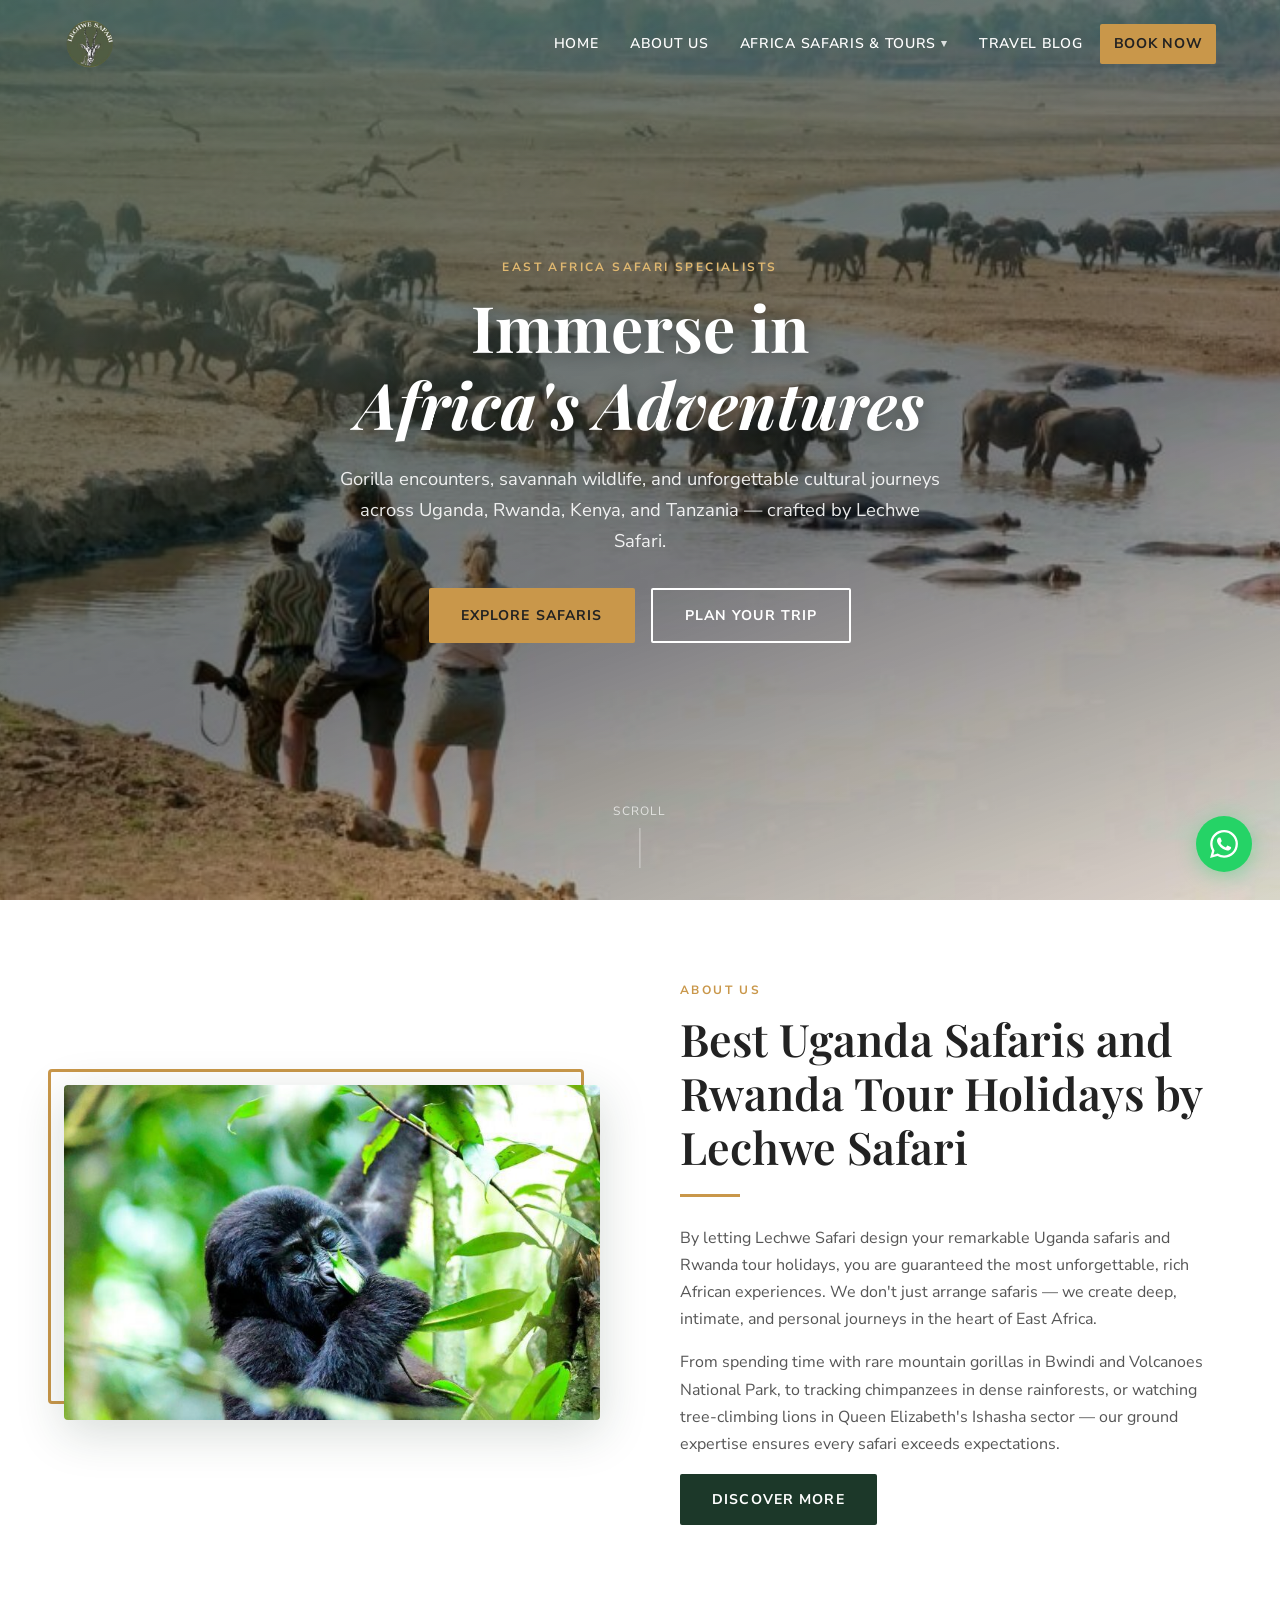
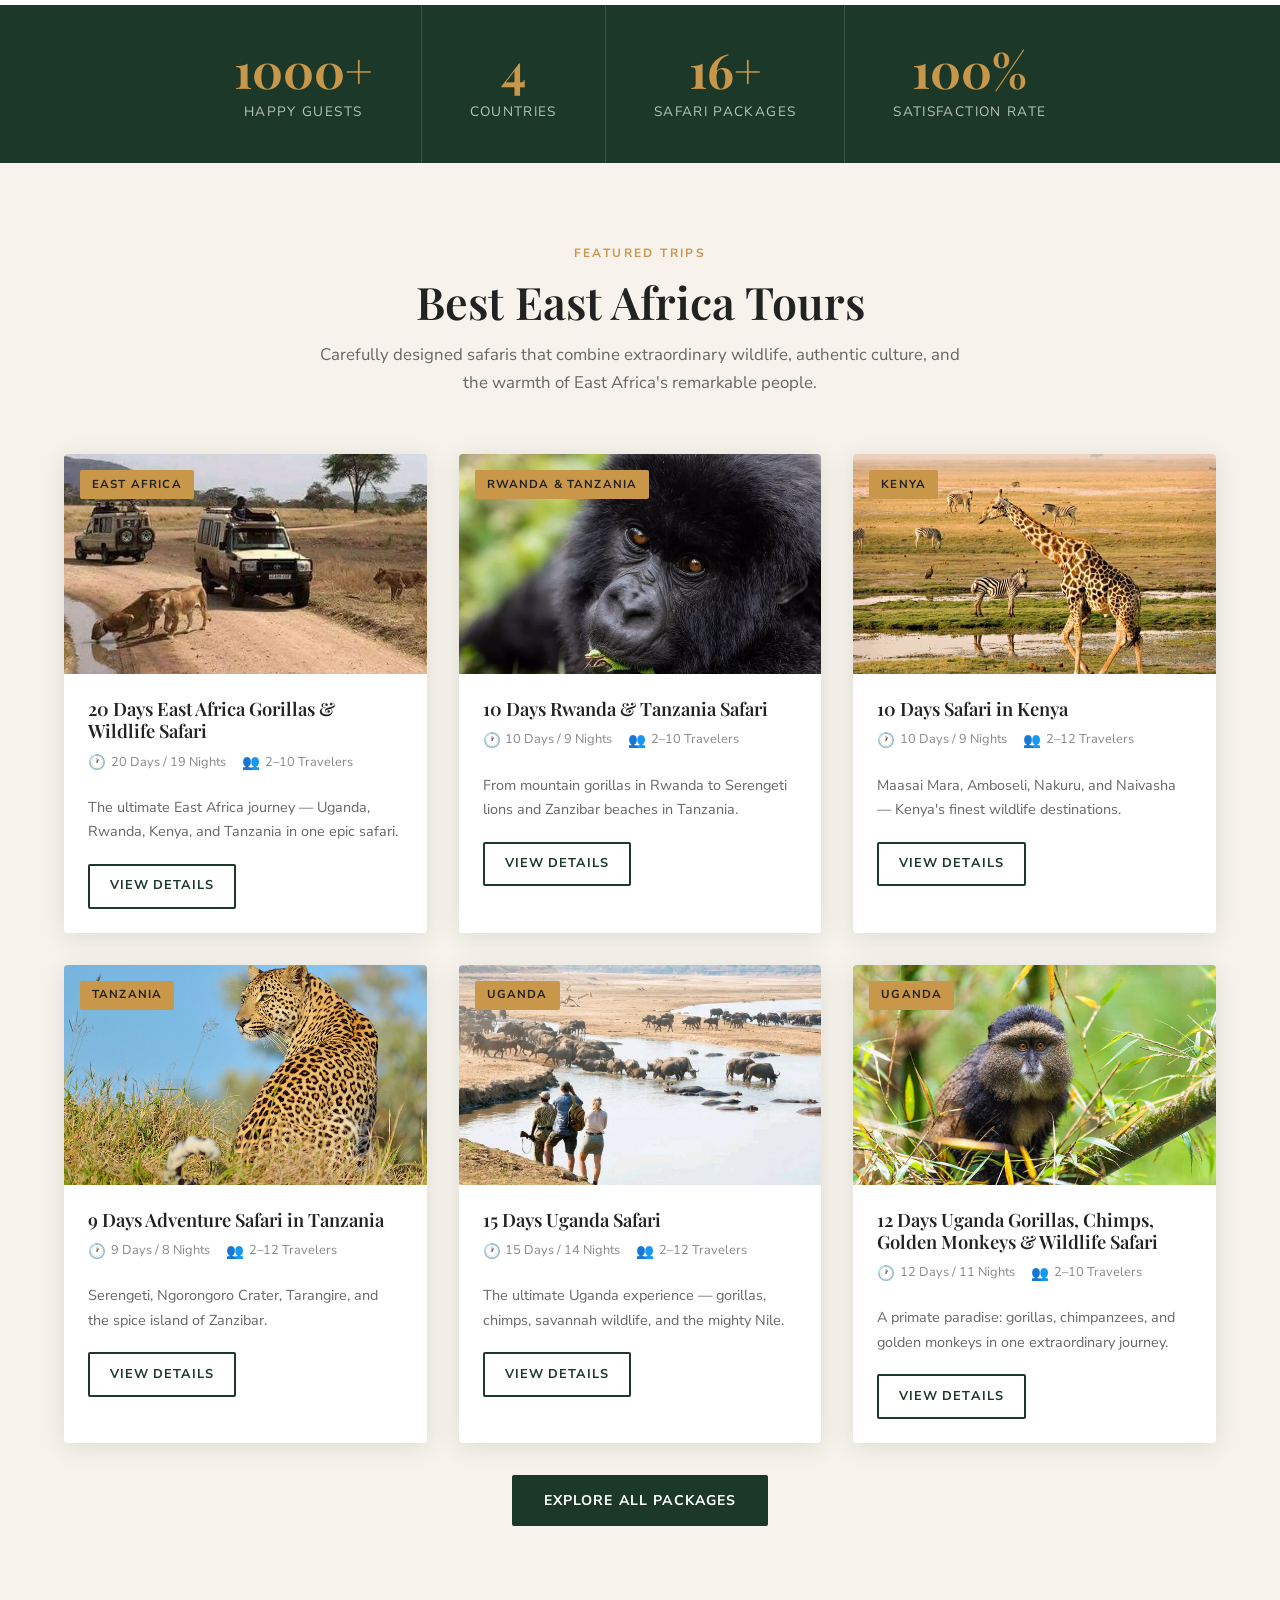
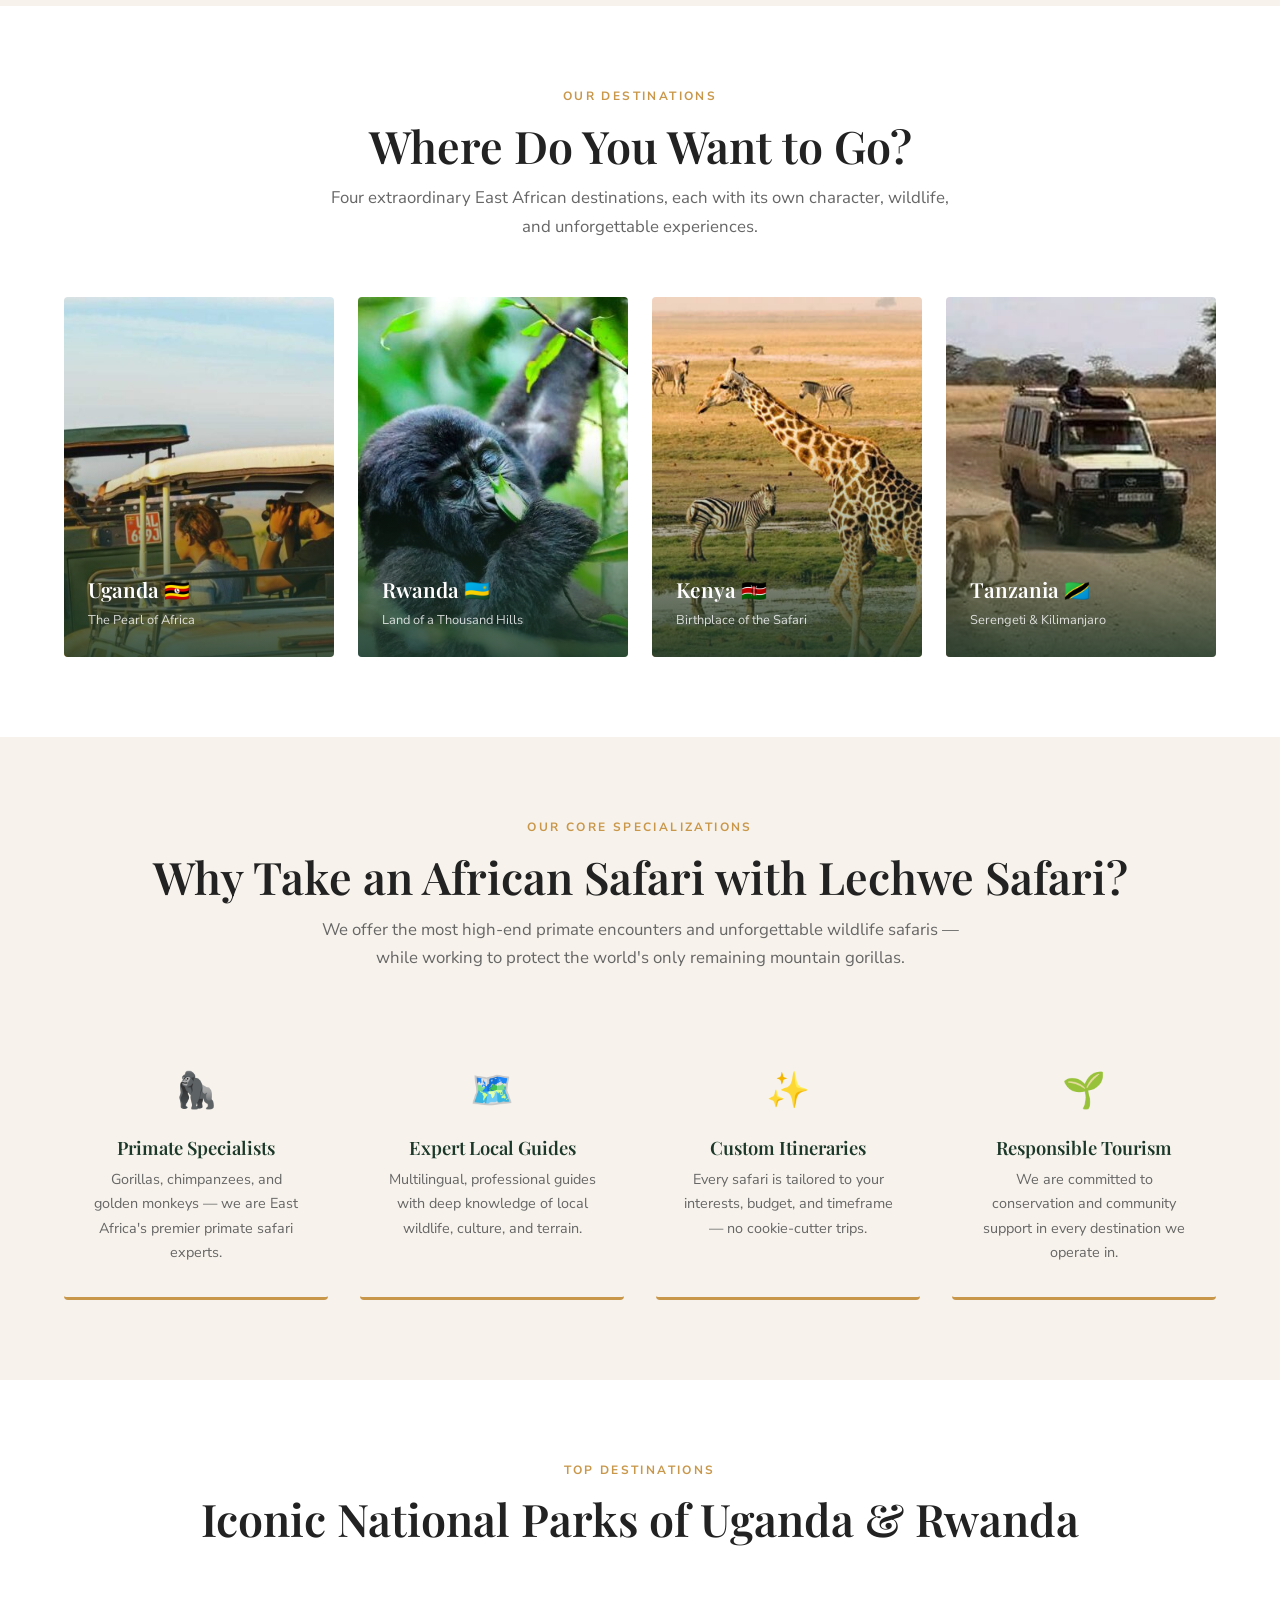
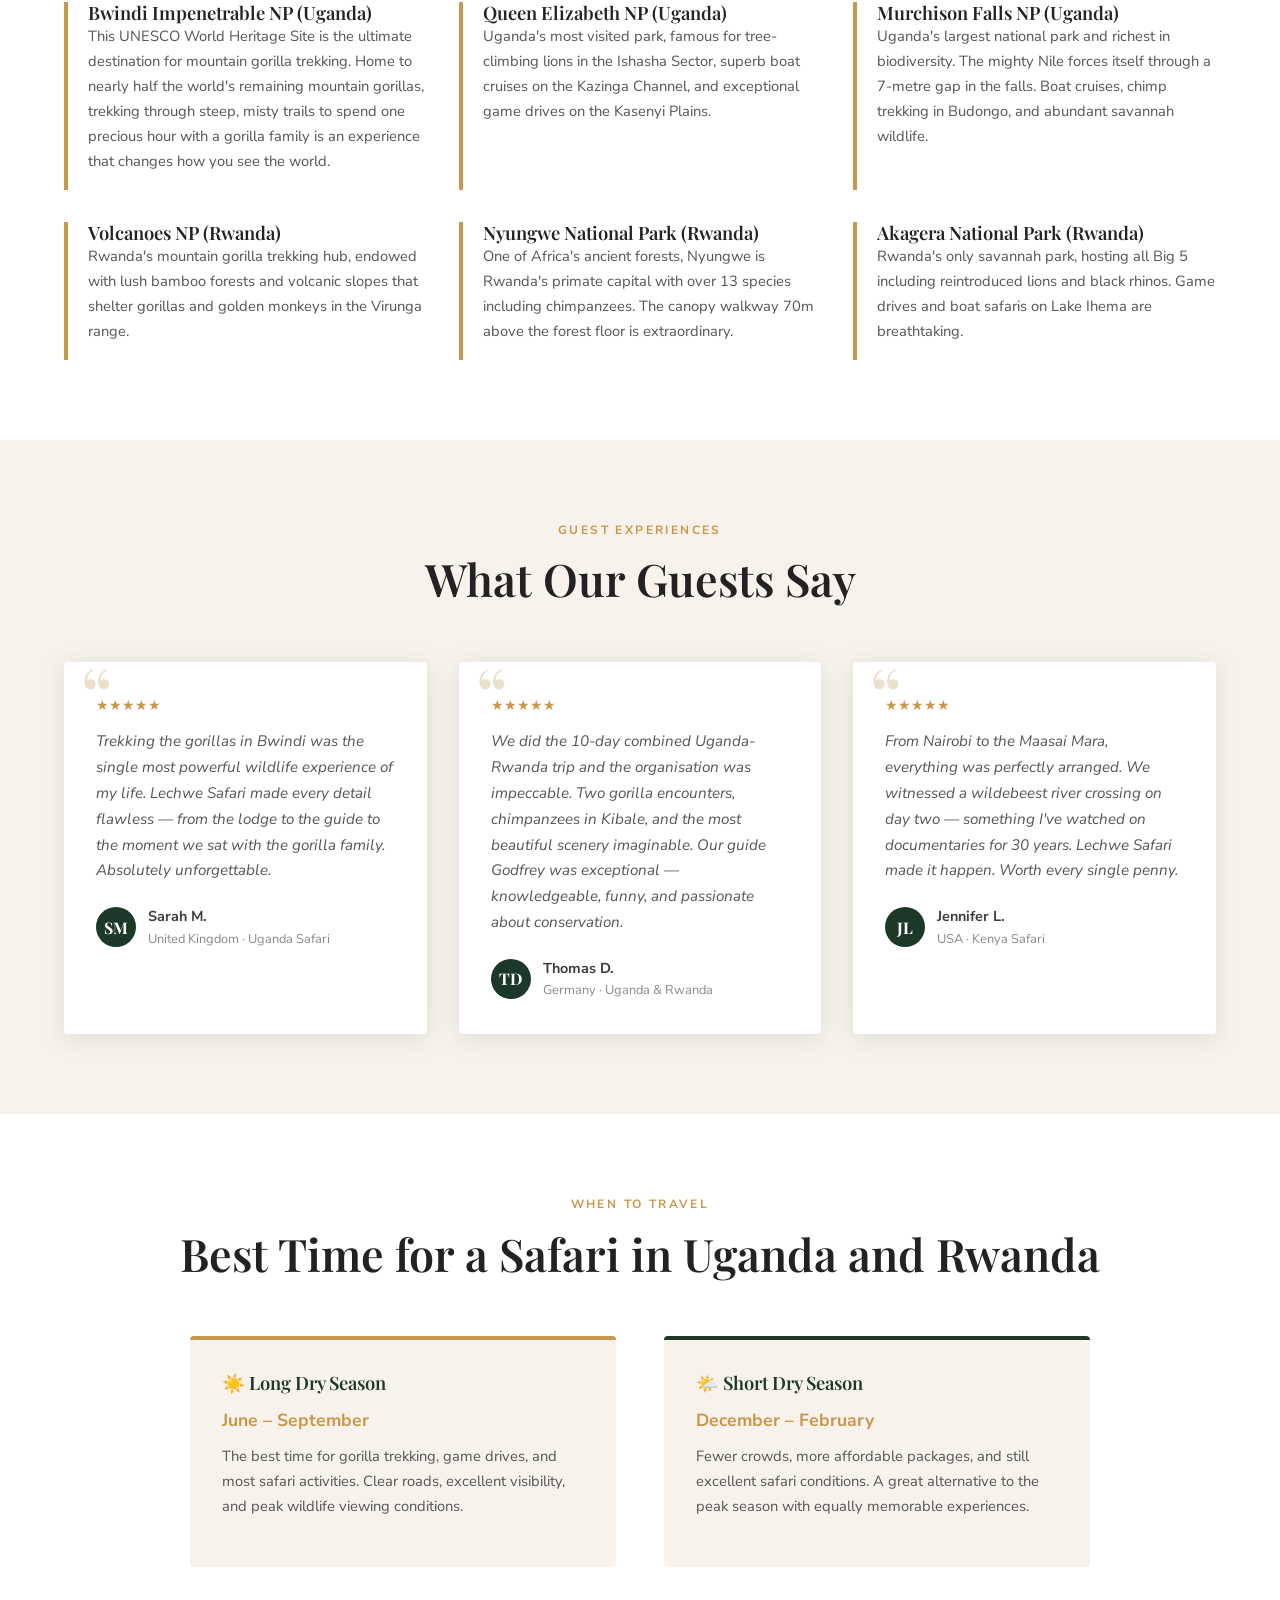
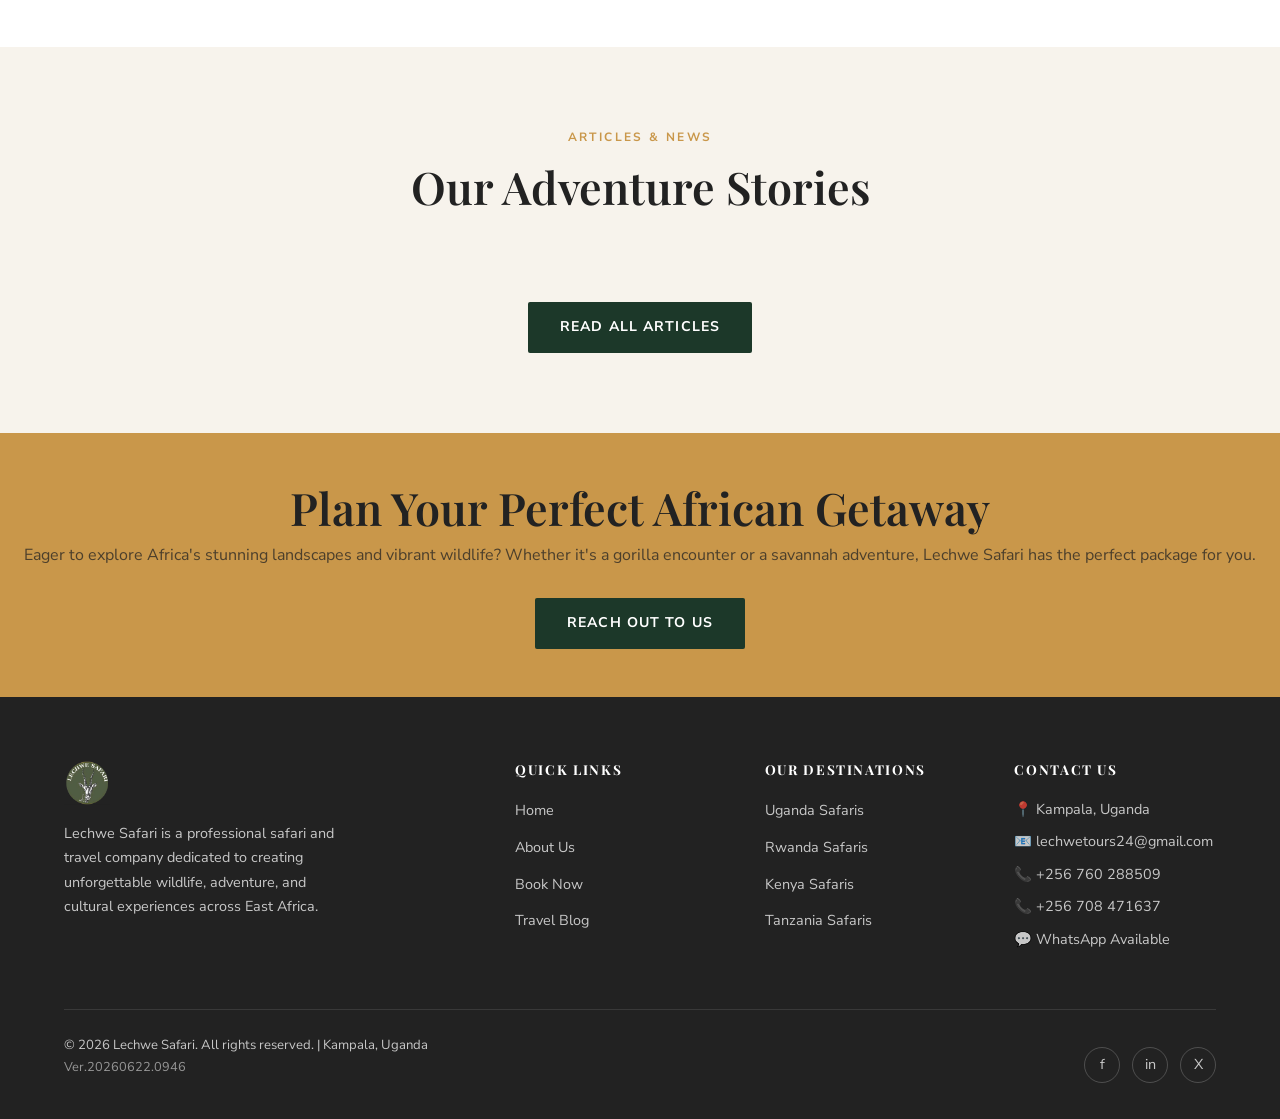
<file: index.html>
<!DOCTYPE html>
<html lang="en">
<head>
  <meta charset="UTF-8">
  <meta name="viewport" content="width=device-width, initial-scale=1.0">
  <title>Lechwe Safari — Where Adventure Awaits</title>
  <meta name="description" content="Lechwe Safari offers unforgettable gorilla trekking, wildlife safaris, and cultural experiences across Uganda, Rwanda, Kenya, and Tanzania.">
  <link rel="stylesheet" href="css/style.css">
</head>
<body>

<div id="header-placeholder"></div>

<!-- ── HERO ──────────────────────────────────────────────── -->
<section class="hero">
  <div class="hero-bg" style="background-image:url('images/Uganda-Wildlife-Safari-720x480.jpg')"></div>
  <div class="hero-overlay"></div>
  <div class="hero-content">
    <span class="eyebrow">East Africa Safari Specialists</span>
    <h1>Immerse in<br><em>Africa's Adventures</em></h1>
    <p>Gorilla encounters, savannah wildlife, and unforgettable cultural journeys across Uganda, Rwanda, Kenya, and Tanzania — crafted by Lechwe Safari.</p>
    <div style="display:flex;gap:1rem;justify-content:center;flex-wrap:wrap;">
      <a href="uganda-safaris.html" class="btn btn-gold">Explore Safaris</a>
      <a href="contact.html" class="btn btn-outline">Plan Your Trip</a>
    </div>
  </div>
  <div class="hero-scroll">Scroll</div>
</section>

<!-- ── ABOUT INTRO ────────────────────────────────────────── -->
<section>
  <div class="container">
    <div class="about-strip">
      <div class="about-strip-img">
        <img src="images/Gorilla-Tour-rwanda-720x450.jpg" alt="Mountain Gorilla in Rwanda">
      </div>
      <div class="about-strip-text">
        <span class="eyebrow">About Us</span>
        <h2>Best Uganda Safaris and Rwanda Tour Holidays by Lechwe Safari</h2>
        <div class="divider"></div>
        <p>By letting Lechwe Safari design your remarkable Uganda safaris and Rwanda tour holidays, you are guaranteed the most unforgettable, rich African experiences. We don't just arrange safaris — we create deep, intimate, and personal journeys in the heart of East Africa.</p>
        <p>From spending time with rare mountain gorillas in Bwindi and Volcanoes National Park, to tracking chimpanzees in dense rainforests, or watching tree-climbing lions in Queen Elizabeth's Ishasha sector — our ground expertise ensures every safari exceeds expectations.</p>
        <a href="about.html" class="btn btn-forest">Discover More</a>
      </div>
    </div>
  </div>
</section>

<!-- ── STATS ──────────────────────────────────────────────── -->
<section class="bg-forest" style="padding:0;">
  <div class="container">
    <div class="stats-strip">
      <div class="stat-item"><div class="stat-num">1000+</div><div class="stat-label">Happy Guests</div></div>
      <div class="stat-item"><div class="stat-num">4</div><div class="stat-label">Countries</div></div>
      <div class="stat-item"><div class="stat-num">16+</div><div class="stat-label">Safari Packages</div></div>
      <div class="stat-item"><div class="stat-num">100%</div><div class="stat-label">Satisfaction Rate</div></div>
    </div>
  </div>
</section>

<!-- ── FEATURED TOURS ─────────────────────────────────────── -->
<section class="bg-cream">
  <div class="container">
    <div class="section-header">
      <span class="eyebrow">Featured Trips</span>
      <h2>Best East Africa Tours</h2>
      <p>Carefully designed safaris that combine extraordinary wildlife, authentic culture, and the warmth of East Africa's remarkable people.</p>
    </div>
    <div class="tour-grid" id="featured-tours"></div>
    <div class="text-center mt-2">
      <a href="uganda-safaris.html" class="btn btn-forest">Explore All Packages</a>
    </div>
  </div>
</section>

<!-- ── DESTINATIONS ───────────────────────────────────────── -->
<section>
  <div class="container">
    <div class="section-header">
      <span class="eyebrow">Our Destinations</span>
      <h2>Where Do You Want to Go?</h2>
      <p>Four extraordinary East African destinations, each with its own character, wildlife, and unforgettable experiences.</p>
    </div>
    <div class="dest-grid">
      <a href="uganda-safaris.html" class="dest-card">
        <img src="images/12-days-uganda-gorilla-wildlife-safari-720x480.jpg" alt="Uganda">
        <div class="dest-card-overlay"></div>
        <div class="dest-card-label">
          <h3>Uganda 🇺🇬</h3>
          <span>The Pearl of Africa</span>
        </div>
      </a>
      <a href="rwanda-safaris.html" class="dest-card">
        <img src="images/Gorilla-Tour-rwanda-720x450.jpg" alt="Rwanda">
        <div class="dest-card-overlay"></div>
        <div class="dest-card-label">
          <h3>Rwanda 🇷🇼</h3>
          <span>Land of a Thousand Hills</span>
        </div>
      </a>
      <a href="kenya-safaris.html" class="dest-card">
        <img src="images/10-Days-safari-in-Kenya-720x450.jpg" alt="Kenya">
        <div class="dest-card-overlay"></div>
        <div class="dest-card-label">
          <h3>Kenya 🇰🇪</h3>
          <span>Birthplace of the Safari</span>
        </div>
      </a>
      <a href="tanzania-safaris.html" class="dest-card">
        <img src="images/Serengeti-Adventure-Safari-720x450.jpg" alt="Tanzania">
        <div class="dest-card-overlay"></div>
        <div class="dest-card-label">
          <h3>Tanzania 🇹🇿</h3>
          <span>Serengeti & Kilimanjaro</span>
        </div>
      </a>
    </div>
  </div>
</section>

<!-- ── WHY LECHWE ─────────────────────────────────────────── -->
<section class="bg-cream">
  <div class="container">
    <div class="section-header">
      <span class="eyebrow">Our Core Specializations</span>
      <h2>Why Take an African Safari with Lechwe Safari?</h2>
      <p>We offer the most high-end primate encounters and unforgettable wildlife safaris — while working to protect the world's only remaining mountain gorillas.</p>
    </div>
    <div class="features-grid">
      <div class="feature-card">
        <div class="feature-icon">🦍</div>
        <h4>Primate Specialists</h4>
        <p>Gorillas, chimpanzees, and golden monkeys — we are East Africa's premier primate safari experts.</p>
      </div>
      <div class="feature-card">
        <div class="feature-icon">🗺️</div>
        <h4>Expert Local Guides</h4>
        <p>Multilingual, professional guides with deep knowledge of local wildlife, culture, and terrain.</p>
      </div>
      <div class="feature-card">
        <div class="feature-icon">✨</div>
        <h4>Custom Itineraries</h4>
        <p>Every safari is tailored to your interests, budget, and timeframe — no cookie-cutter trips.</p>
      </div>
      <div class="feature-card">
        <div class="feature-icon">🌱</div>
        <h4>Responsible Tourism</h4>
        <p>We are committed to conservation and community support in every destination we operate in.</p>
      </div>
    </div>
  </div>
</section>

<!-- ── NATIONAL PARKS ─────────────────────────────────────── -->
<section>
  <div class="container">
    <div class="section-header">
      <span class="eyebrow">Top Destinations</span>
      <h2>Iconic National Parks of Uganda & Rwanda</h2>
    </div>
    <div style="display:grid;grid-template-columns:repeat(auto-fit,minmax(300px,1fr));gap:2rem;">
      <div style="border-left:4px solid var(--gold);padding-left:1.25rem;">
        <h4>Bwindi Impenetrable NP (Uganda)</h4>
        <p style="font-size:0.92rem;color:#555;">This UNESCO World Heritage Site is the ultimate destination for mountain gorilla trekking. Home to nearly half the world's remaining mountain gorillas, trekking through steep, misty trails to spend one precious hour with a gorilla family is an experience that changes how you see the world.</p>
      </div>
      <div style="border-left:4px solid var(--gold);padding-left:1.25rem;">
        <h4>Queen Elizabeth NP (Uganda)</h4>
        <p style="font-size:0.92rem;color:#555;">Uganda's most visited park, famous for tree-climbing lions in the Ishasha Sector, superb boat cruises on the Kazinga Channel, and exceptional game drives on the Kasenyi Plains.</p>
      </div>
      <div style="border-left:4px solid var(--gold);padding-left:1.25rem;">
        <h4>Murchison Falls NP (Uganda)</h4>
        <p style="font-size:0.92rem;color:#555;">Uganda's largest national park and richest in biodiversity. The mighty Nile forces itself through a 7-metre gap in the falls. Boat cruises, chimp trekking in Budongo, and abundant savannah wildlife.</p>
      </div>
      <div style="border-left:4px solid var(--gold);padding-left:1.25rem;">
        <h4>Volcanoes NP (Rwanda)</h4>
        <p style="font-size:0.92rem;color:#555;">Rwanda's mountain gorilla trekking hub, endowed with lush bamboo forests and volcanic slopes that shelter gorillas and golden monkeys in the Virunga range.</p>
      </div>
      <div style="border-left:4px solid var(--gold);padding-left:1.25rem;">
        <h4>Nyungwe National Park (Rwanda)</h4>
        <p style="font-size:0.92rem;color:#555;">One of Africa's ancient forests, Nyungwe is Rwanda's primate capital with over 13 species including chimpanzees. The canopy walkway 70m above the forest floor is extraordinary.</p>
      </div>
      <div style="border-left:4px solid var(--gold);padding-left:1.25rem;">
        <h4>Akagera National Park (Rwanda)</h4>
        <p style="font-size:0.92rem;color:#555;">Rwanda's only savannah park, hosting all Big 5 including reintroduced lions and black rhinos. Game drives and boat safaris on Lake Ihema are breathtaking.</p>
      </div>
    </div>
  </div>
</section>

<!-- ── TESTIMONIALS ───────────────────────────────────────── -->
<section class="bg-cream">
  <div class="container">
    <div class="section-header">
      <span class="eyebrow">Guest Experiences</span>
      <h2>What Our Guests Say</h2>
    </div>
    <div class="testimonial-grid">
      <div class="testimonial-card">
        <div class="stars">★★★★★</div>
        <p class="testimonial-text">Trekking the gorillas in Bwindi was the single most powerful wildlife experience of my life. Lechwe Safari made every detail flawless — from the lodge to the guide to the moment we sat with the gorilla family. Absolutely unforgettable.</p>
        <div class="testimonial-author">
          <div class="testimonial-author-avatar">SM</div>
          <div><div class="testimonial-author-name">Sarah M.</div><div class="testimonial-author-sub">United Kingdom · Uganda Safari</div></div>
        </div>
      </div>
      <div class="testimonial-card">
        <div class="stars">★★★★★</div>
        <p class="testimonial-text">We did the 10-day combined Uganda-Rwanda trip and the organisation was impeccable. Two gorilla encounters, chimpanzees in Kibale, and the most beautiful scenery imaginable. Our guide Godfrey was exceptional — knowledgeable, funny, and passionate about conservation.</p>
        <div class="testimonial-author">
          <div class="testimonial-author-avatar">TD</div>
          <div><div class="testimonial-author-name">Thomas D.</div><div class="testimonial-author-sub">Germany · Uganda & Rwanda</div></div>
        </div>
      </div>
      <div class="testimonial-card">
        <div class="stars">★★★★★</div>
        <p class="testimonial-text">From Nairobi to the Maasai Mara, everything was perfectly arranged. We witnessed a wildebeest river crossing on day two — something I've watched on documentaries for 30 years. Lechwe Safari made it happen. Worth every single penny.</p>
        <div class="testimonial-author">
          <div class="testimonial-author-avatar">JL</div>
          <div><div class="testimonial-author-name">Jennifer L.</div><div class="testimonial-author-sub">USA · Kenya Safari</div></div>
        </div>
      </div>
    </div>
  </div>
</section>

<!-- ── WHEN TO TRAVEL ─────────────────────────────────────── -->
<section>
  <div class="container">
    <div class="section-header">
      <span class="eyebrow">When to Travel</span>
      <h2>Best Time for a Safari in Uganda and Rwanda</h2>
    </div>
    <div style="display:grid;grid-template-columns:1fr 1fr;gap:3rem;max-width:900px;margin:0 auto;">
      <div style="background:var(--cream);padding:2rem;border-radius:4px;border-top:4px solid var(--gold);">
        <h4 style="color:var(--forest);margin-bottom:0.75rem;">☀️ Long Dry Season</h4>
        <p style="font-size:1.1rem;font-weight:700;color:var(--gold);margin-bottom:0.5rem;">June – September</p>
        <p style="font-size:0.92rem;color:#555;">The best time for gorilla trekking, game drives, and most safari activities. Clear roads, excellent visibility, and peak wildlife viewing conditions.</p>
      </div>
      <div style="background:var(--cream);padding:2rem;border-radius:4px;border-top:4px solid var(--forest);">
        <h4 style="color:var(--forest);margin-bottom:0.75rem;">🌤️ Short Dry Season</h4>
        <p style="font-size:1.1rem;font-weight:700;color:var(--gold);margin-bottom:0.5rem;">December – February</p>
        <p style="font-size:0.92rem;color:#555;">Fewer crowds, more affordable packages, and still excellent safari conditions. A great alternative to the peak season with equally memorable experiences.</p>
      </div>
    </div>
  </div>
</section>

<!-- ── BLOG PREVIEW ───────────────────────────────────────── -->
<section class="bg-cream">
  <div class="container">
    <div class="section-header">
      <span class="eyebrow">Articles & News</span>
      <h2>Our Adventure Stories</h2>
    </div>
    <div class="blog-grid" id="blog-preview"></div>
    <div class="text-center mt-2">
      <a href="blog.html" class="btn btn-forest">Read All Articles</a>
    </div>
  </div>
</section>

<!-- ── BOOKING CTA ────────────────────────────────────────── -->
<section class="booking-strip">
  <div>
    <h2>Plan Your Perfect African Getaway</h2>
    <p>Eager to explore Africa's stunning landscapes and vibrant wildlife? Whether it's a gorilla encounter or a savannah adventure, Lechwe Safari has the perfect package for you.</p>
    <a href="contact.html" class="btn btn-forest">Reach Out to Us</a>
  </div>
</section>

<div id="footer-placeholder"></div>

<script src="js/tours-data.js"></script>
<script src="js/blog-data.js"></script>
<script src="js/components.js"></script>
<script>
  initPage(0);
  initPromo(0);

  // Render featured tours (first 6)
  const featured = ['combined-20-days','combined-10-days-rwanda-tanzania','kenya-10-days','tanzania-9-days','uganda-15-days','uganda-12-days'];
  const tourGrid = document.getElementById('featured-tours');
  featured.forEach(id => {
    const t = TOURS[id];
    if (!t) return;
    tourGrid.innerHTML += `
      <a href="tour.html?id=${t.id}" class="tour-card" style="text-decoration:none;">
        <div class="tour-card-img">
          <img src="${t.image}" alt="${t.title}" loading="lazy">
          <span class="tour-card-badge">${t.country}</span>
        </div>
        <div class="tour-card-body">
          <h3>${t.title}</h3>
          <div class="tour-card-meta">
            <span><span class="icon">🕐</span>${t.duration}</span>
            <span><span class="icon">👥</span>${t.groupSize}</span>
          </div>
          <p>${t.subtitle}</p>
          <span class="btn btn-outline-dark" style="font-size:0.8rem;padding:0.6rem 1.25rem;">View Details</span>
        </div>
      </a>`;
  });

  // Render blog preview (first 3)
  const blogDiv = document.getElementById('blog-preview');
  BLOG_POSTS.slice(0, 3).forEach(post => {
    blogDiv.innerHTML += `
      <a href="post.html?id=${post.id}" class="blog-card" style="text-decoration:none;">
        <div class="blog-card-img"><img src="${post.image}" alt="${post.title}" loading="lazy"></div>
        <div class="blog-card-body">
          <div class="category">${post.category} · ${post.country}</div>
          <h3>${post.title}</h3>
          <p>${post.excerpt}</p>
          <span class="btn btn-outline-dark" style="font-size:0.8rem;padding:0.5rem 1rem;">Read More</span>
        </div>
      </a>`;
  });
</script>
</body>
</html>
</file>
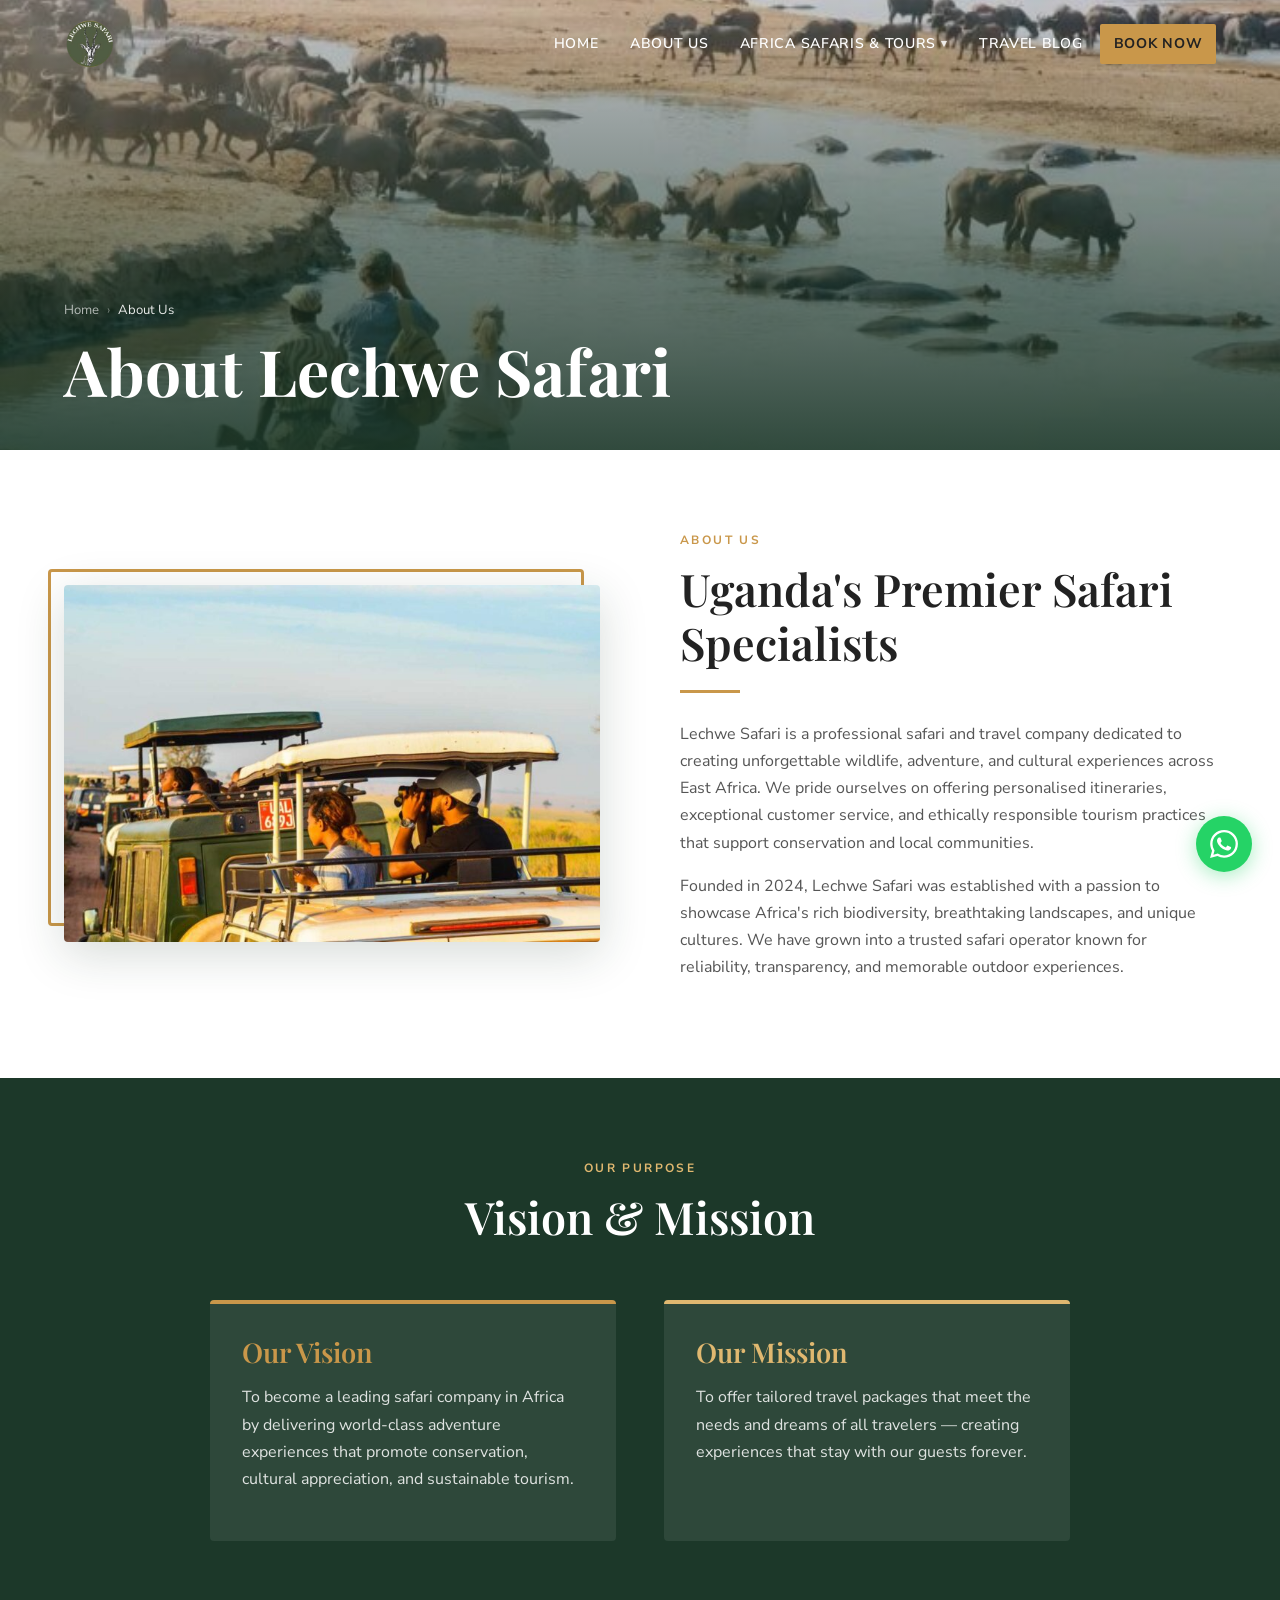
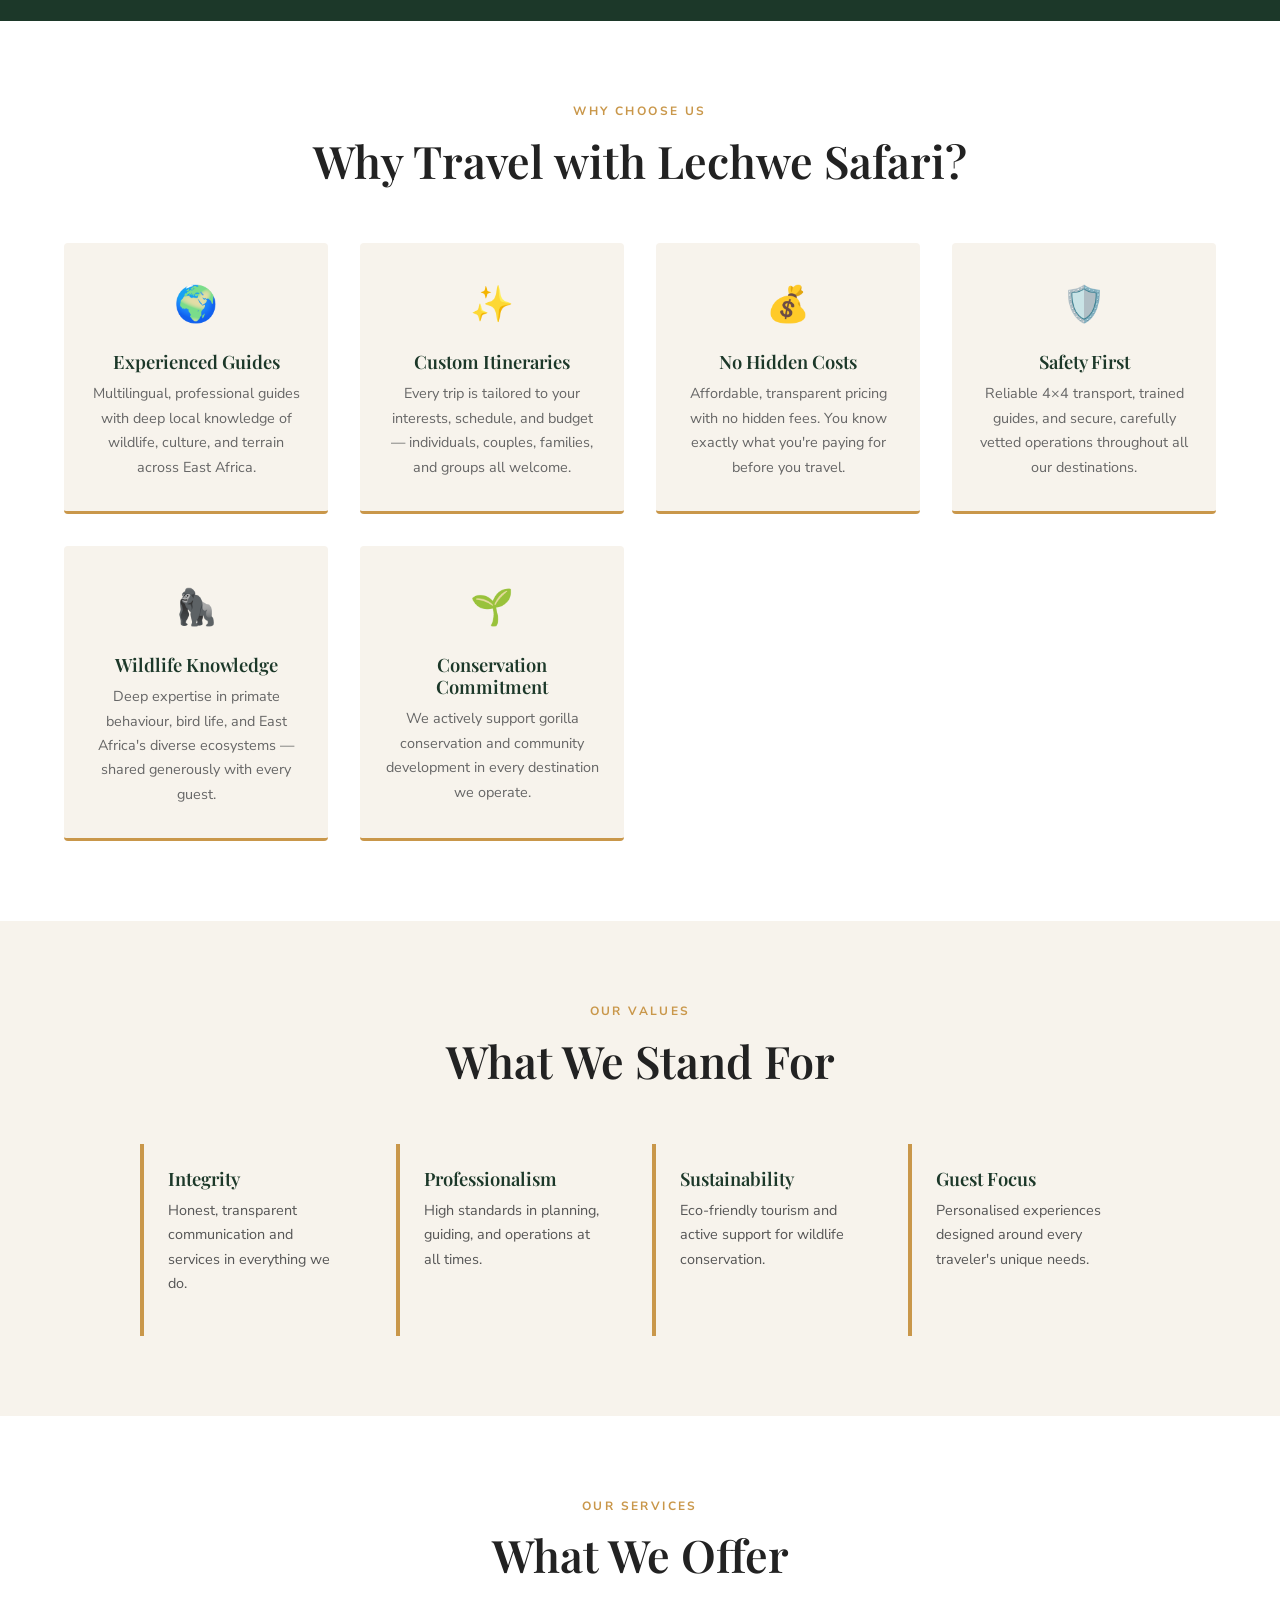
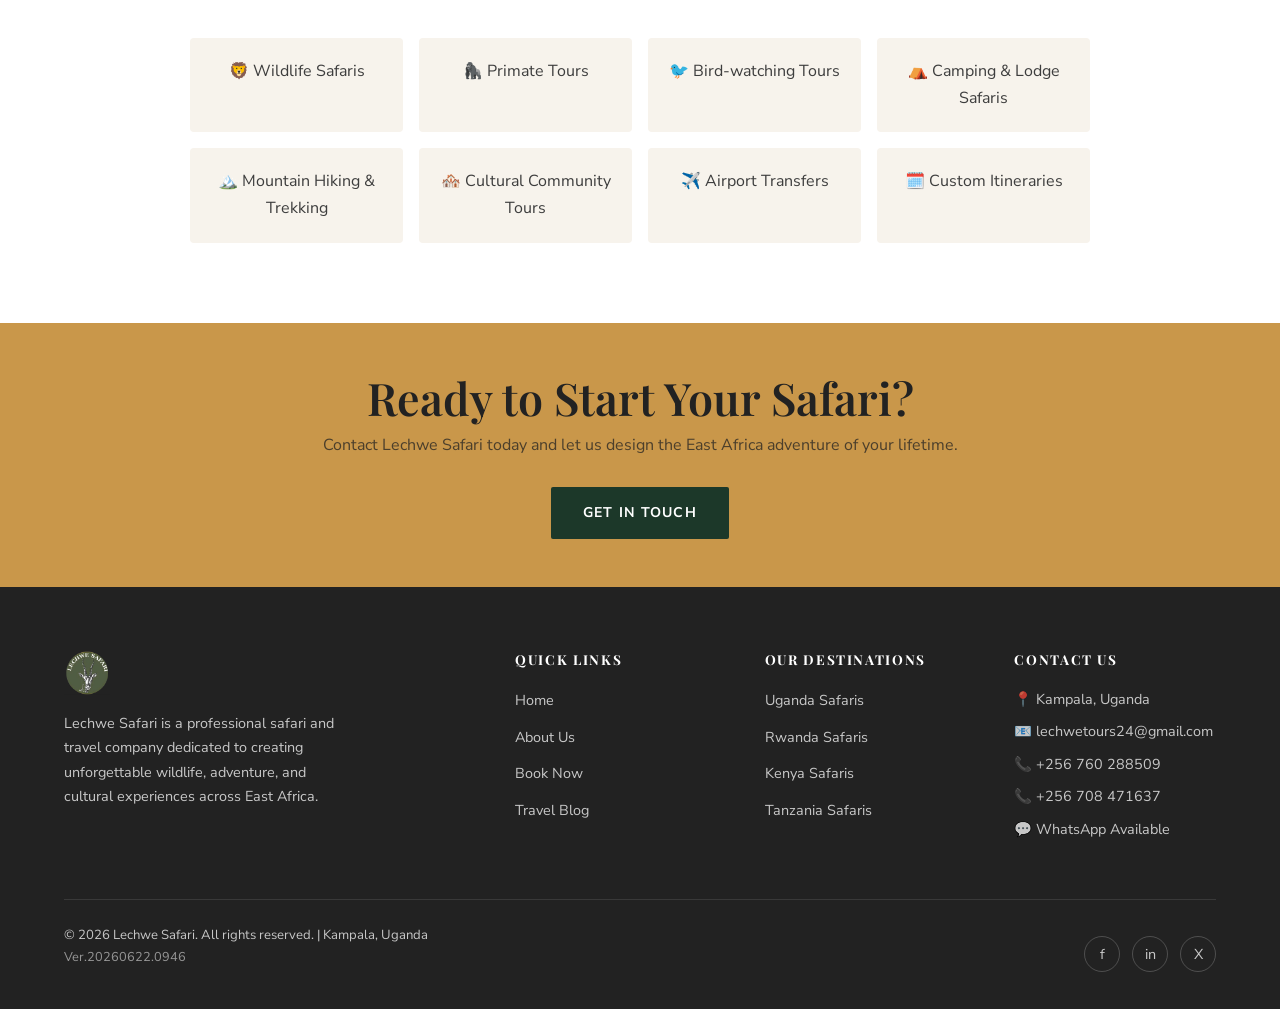
<file: about.html>
<!DOCTYPE html>
<html lang="en">
<head>
  <meta charset="UTF-8">
  <meta name="viewport" content="width=device-width, initial-scale=1.0">
  <title>About Us — Lechwe Safari</title>
  <meta name="description" content="About Lechwe Safari — Uganda's premier safari company dedicated to creating unforgettable East African wildlife experiences.">
  <link rel="stylesheet" href="css/style.css">
</head>
<body>
<div id="header-placeholder"></div>

<div class="page-hero">
  <div class="page-hero-bg" style="background-image:url('images/Uganda-Wildlife-Safari-720x480.jpg')"></div>
  <div class="page-hero-overlay"></div>
  <div class="page-hero-content">
    <div class="container">
      <div class="breadcrumb"><a href="index.html">Home</a><span>›</span><span style="color:rgba(255,255,255,0.9)">About Us</span></div>
      <h1>About Lechwe Safari</h1>
    </div>
  </div>
</div>

<section>
  <div class="container">
    <div class="about-strip">
      <div class="about-strip-img">
        <img src="images/12-days-uganda-gorilla-wildlife-safari-720x480.jpg" alt="Gorilla Safari Uganda">
      </div>
      <div class="about-strip-text">
        <span class="eyebrow">About Us</span>
        <h2>Uganda's Premier Safari Specialists</h2>
        <div class="divider"></div>
        <p>Lechwe Safari is a professional safari and travel company dedicated to creating unforgettable wildlife, adventure, and cultural experiences across East Africa. We pride ourselves on offering personalised itineraries, exceptional customer service, and ethically responsible tourism practices that support conservation and local communities.</p>
        <p>Founded in 2024, Lechwe Safari was established with a passion to showcase Africa's rich biodiversity, breathtaking landscapes, and unique cultures. We have grown into a trusted safari operator known for reliability, transparency, and memorable outdoor experiences.</p>
      </div>
    </div>
  </div>
</section>

<section class="bg-forest">
  <div class="container">
    <div class="section-header">
      <span class="eyebrow" style="color:var(--gold-light);">Our Purpose</span>
      <h2>Vision & Mission</h2>
    </div>
    <div style="display:grid;grid-template-columns:1fr 1fr;gap:3rem;max-width:860px;margin:0 auto;">
      <div style="background:rgba(255,255,255,0.08);padding:2rem;border-radius:4px;border-top:4px solid var(--gold);">
        <h3 style="color:var(--gold);margin-bottom:1rem;">Our Vision</h3>
        <p style="opacity:0.85;">To become a leading safari company in Africa by delivering world-class adventure experiences that promote conservation, cultural appreciation, and sustainable tourism.</p>
      </div>
      <div style="background:rgba(255,255,255,0.08);padding:2rem;border-radius:4px;border-top:4px solid var(--gold-light);">
        <h3 style="color:var(--gold-light);margin-bottom:1rem;">Our Mission</h3>
        <p style="opacity:0.85;">To offer tailored travel packages that meet the needs and dreams of all travelers — creating experiences that stay with our guests forever.</p>
      </div>
    </div>
  </div>
</section>

<section>
  <div class="container">
    <div class="section-header">
      <span class="eyebrow">Why Choose Us</span>
      <h2>Why Travel with Lechwe Safari?</h2>
    </div>
    <div class="features-grid">
      <div class="feature-card">
        <div class="feature-icon">🌍</div>
        <h4>Experienced Guides</h4>
        <p>Multilingual, professional guides with deep local knowledge of wildlife, culture, and terrain across East Africa.</p>
      </div>
      <div class="feature-card">
        <div class="feature-icon">✨</div>
        <h4>Custom Itineraries</h4>
        <p>Every trip is tailored to your interests, schedule, and budget — individuals, couples, families, and groups all welcome.</p>
      </div>
      <div class="feature-card">
        <div class="feature-icon">💰</div>
        <h4>No Hidden Costs</h4>
        <p>Affordable, transparent pricing with no hidden fees. You know exactly what you're paying for before you travel.</p>
      </div>
      <div class="feature-card">
        <div class="feature-icon">🛡️</div>
        <h4>Safety First</h4>
        <p>Reliable 4×4 transport, trained guides, and secure, carefully vetted operations throughout all our destinations.</p>
      </div>
      <div class="feature-card">
        <div class="feature-icon">🦍</div>
        <h4>Wildlife Knowledge</h4>
        <p>Deep expertise in primate behaviour, bird life, and East Africa's diverse ecosystems — shared generously with every guest.</p>
      </div>
      <div class="feature-card">
        <div class="feature-icon">🌱</div>
        <h4>Conservation Commitment</h4>
        <p>We actively support gorilla conservation and community development in every destination we operate.</p>
      </div>
    </div>
  </div>
</section>

<section class="bg-cream">
  <div class="container">
    <div class="section-header">
      <span class="eyebrow">Our Values</span>
      <h2>What We Stand For</h2>
    </div>
    <div style="display:grid;grid-template-columns:repeat(auto-fit,minmax(220px,1fr));gap:1.5rem;max-width:1000px;margin:0 auto;">
      <div style="padding:1.5rem;border-left:4px solid var(--gold);">
        <h4 style="color:var(--forest);margin-bottom:0.5rem;">Integrity</h4>
        <p style="font-size:0.9rem;color:#555;">Honest, transparent communication and services in everything we do.</p>
      </div>
      <div style="padding:1.5rem;border-left:4px solid var(--gold);">
        <h4 style="color:var(--forest);margin-bottom:0.5rem;">Professionalism</h4>
        <p style="font-size:0.9rem;color:#555;">High standards in planning, guiding, and operations at all times.</p>
      </div>
      <div style="padding:1.5rem;border-left:4px solid var(--gold);">
        <h4 style="color:var(--forest);margin-bottom:0.5rem;">Sustainability</h4>
        <p style="font-size:0.9rem;color:#555;">Eco-friendly tourism and active support for wildlife conservation.</p>
      </div>
      <div style="padding:1.5rem;border-left:4px solid var(--gold);">
        <h4 style="color:var(--forest);margin-bottom:0.5rem;">Guest Focus</h4>
        <p style="font-size:0.9rem;color:#555;">Personalised experiences designed around every traveler's unique needs.</p>
      </div>
    </div>
  </div>
</section>

<section>
  <div class="container">
    <div class="section-header">
      <span class="eyebrow">Our Services</span>
      <h2>What We Offer</h2>
    </div>
    <div style="display:grid;grid-template-columns:repeat(auto-fit,minmax(200px,1fr));gap:1rem;max-width:900px;margin:0 auto;">
      <div style="background:var(--cream);padding:1.25rem;border-radius:4px;text-align:center;">🦁 Wildlife Safaris</div>
      <div style="background:var(--cream);padding:1.25rem;border-radius:4px;text-align:center;">🦍 Primate Tours</div>
      <div style="background:var(--cream);padding:1.25rem;border-radius:4px;text-align:center;">🐦 Bird-watching Tours</div>
      <div style="background:var(--cream);padding:1.25rem;border-radius:4px;text-align:center;">⛺ Camping & Lodge Safaris</div>
      <div style="background:var(--cream);padding:1.25rem;border-radius:4px;text-align:center;">🏔️ Mountain Hiking & Trekking</div>
      <div style="background:var(--cream);padding:1.25rem;border-radius:4px;text-align:center;">🏘️ Cultural Community Tours</div>
      <div style="background:var(--cream);padding:1.25rem;border-radius:4px;text-align:center;">✈️ Airport Transfers</div>
      <div style="background:var(--cream);padding:1.25rem;border-radius:4px;text-align:center;">🗓️ Custom Itineraries</div>
    </div>
  </div>
</section>

<section class="booking-strip">
  <div>
    <h2>Ready to Start Your Safari?</h2>
    <p>Contact Lechwe Safari today and let us design the East Africa adventure of your lifetime.</p>
    <a href="contact.html" class="btn btn-forest">Get in Touch</a>
  </div>
</section>

<div id="footer-placeholder"></div>
<script src="js/components.js"></script>
<script>initPage(0);</script>
</body>
</html>
</file>
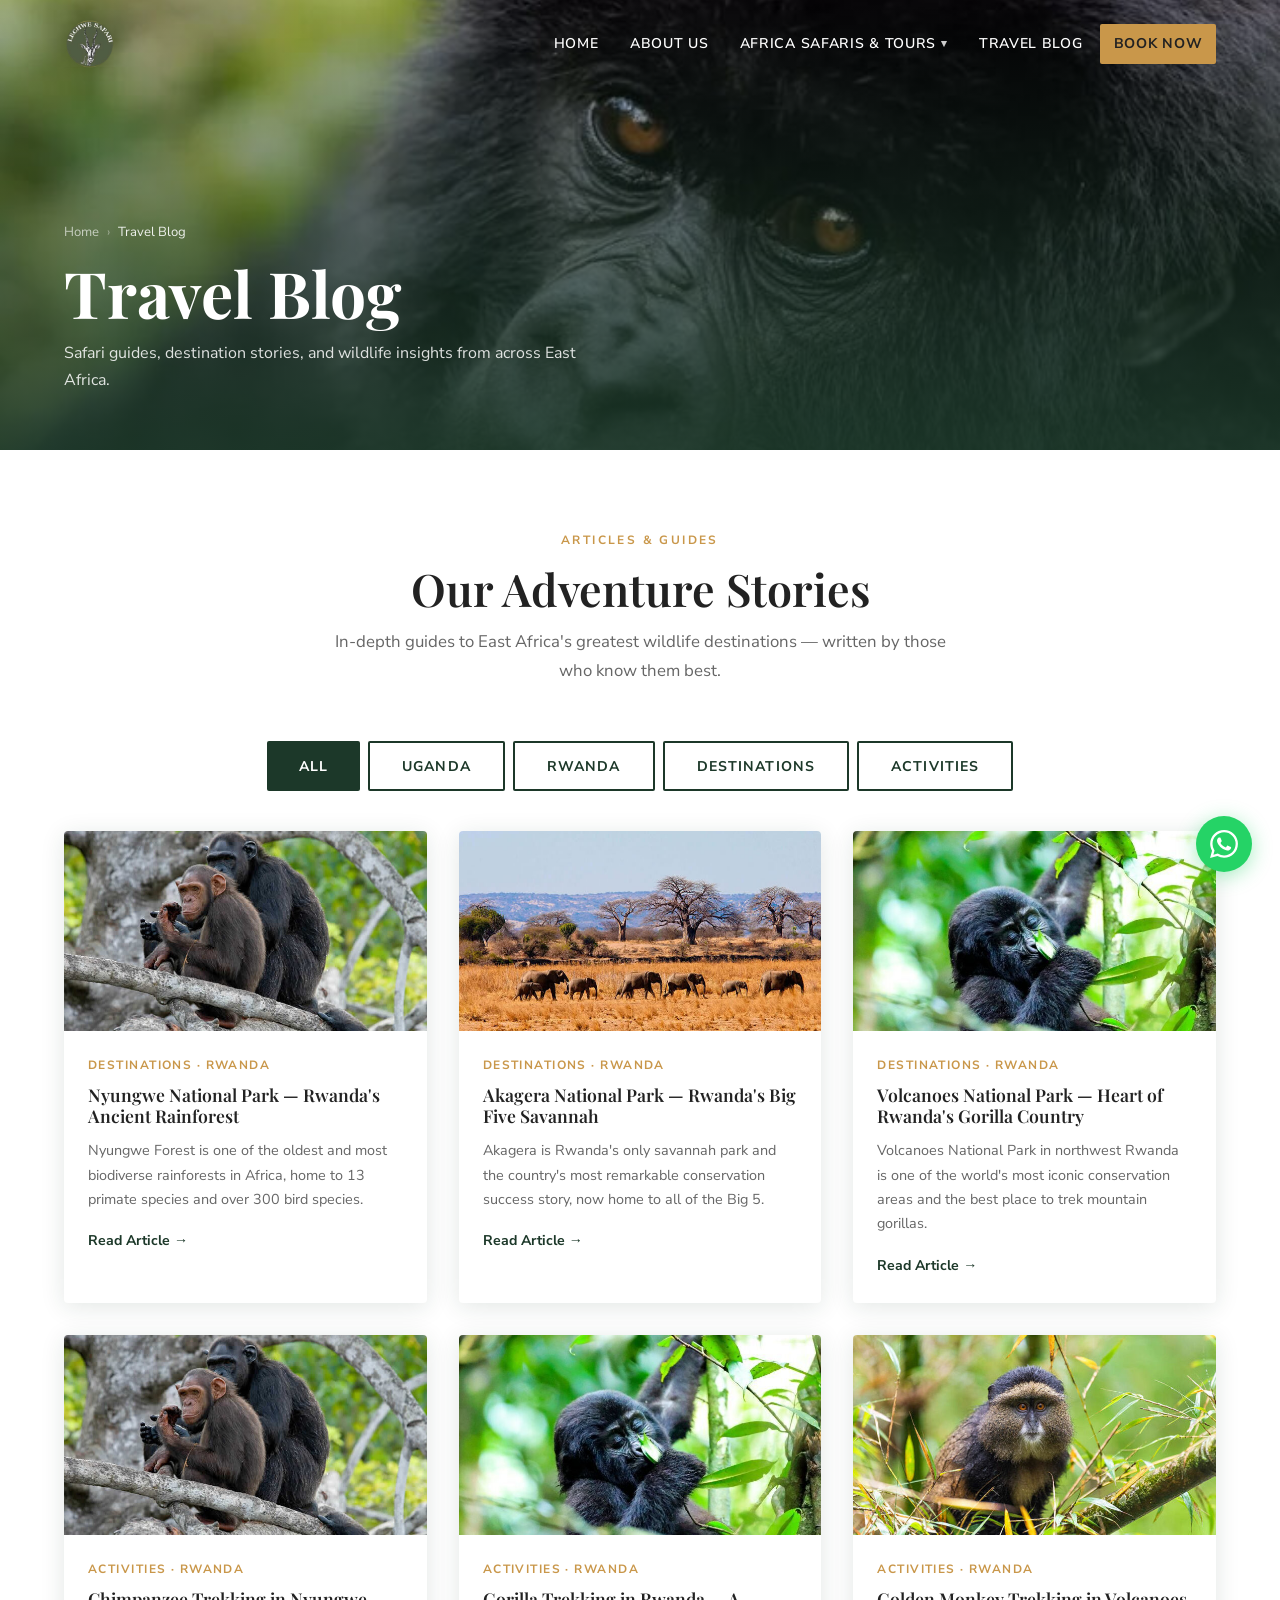
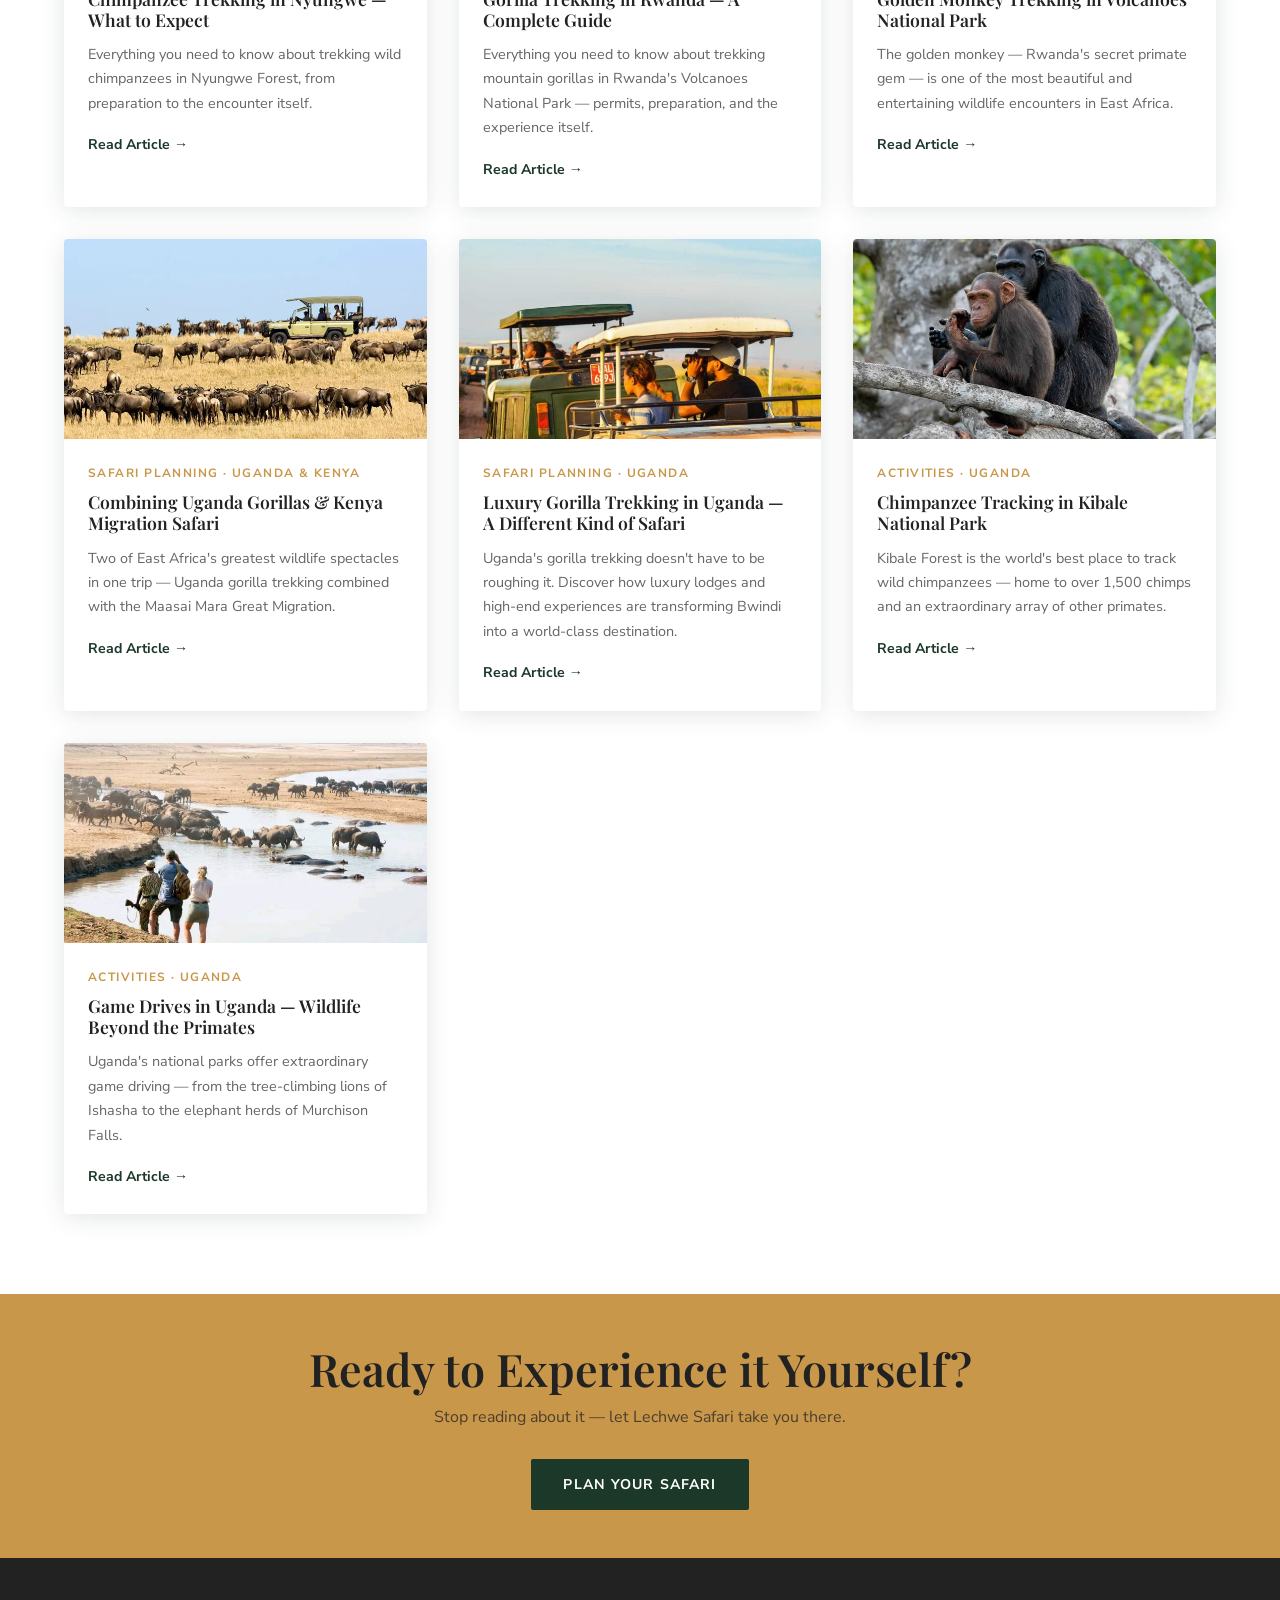
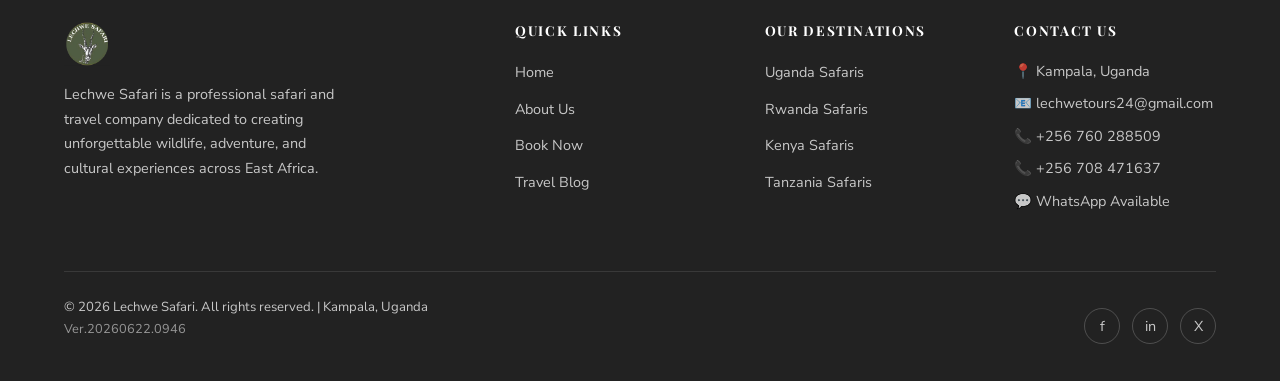
<file: blog.html>
<!DOCTYPE html>
<html lang="en">
<head>
  <meta charset="UTF-8">
  <meta name="viewport" content="width=device-width, initial-scale=1.0">
  <title>Travel Blog — Lechwe Safari</title>
  <meta name="description" content="Travel articles and safari guides — gorilla trekking, national parks, wildlife, and East Africa travel tips from Lechwe Safari.">
  <link rel="stylesheet" href="css/style.css">
</head>
<body>
<div id="header-placeholder"></div>

<div class="page-hero">
  <div class="page-hero-bg" style="background-image:url('images/Rwanda-Safari-with-Kenya-Tanzania-720x450.jpg')"></div>
  <div class="page-hero-overlay"></div>
  <div class="page-hero-content">
    <div class="container">
      <div class="breadcrumb"><a href="index.html">Home</a><span>›</span><span style="color:rgba(255,255,255,0.9)">Travel Blog</span></div>
      <h1>Travel Blog</h1>
      <p style="opacity:0.85;max-width:560px;margin-top:0.5rem;">Safari guides, destination stories, and wildlife insights from across East Africa.</p>
    </div>
  </div>
</div>

<section>
  <div class="container">
    <div class="section-header">
      <span class="eyebrow">Articles & Guides</span>
      <h2>Our Adventure Stories</h2>
      <p>In-depth guides to East Africa's greatest wildlife destinations — written by those who know them best.</p>
    </div>

    <!-- Filter tabs -->
    <div style="display:flex;flex-wrap:wrap;gap:0.5rem;justify-content:center;margin-bottom:2.5rem;" id="filter-bar">
      <button class="btn btn-forest filter-btn active" data-filter="all">All</button>
      <button class="btn btn-outline-dark filter-btn" data-filter="Uganda">Uganda</button>
      <button class="btn btn-outline-dark filter-btn" data-filter="Rwanda">Rwanda</button>
      <button class="btn btn-outline-dark filter-btn" data-filter="Destinations">Destinations</button>
      <button class="btn btn-outline-dark filter-btn" data-filter="Activities">Activities</button>
    </div>

    <div class="blog-grid" id="blog-grid"></div>
  </div>
</section>

<section class="booking-strip">
  <div>
    <h2>Ready to Experience it Yourself?</h2>
    <p>Stop reading about it — let Lechwe Safari take you there.</p>
    <a href="contact.html" class="btn btn-forest">Plan Your Safari</a>
  </div>
</section>

<div id="footer-placeholder"></div>

<script src="js/blog-data.js"></script>
<script src="js/components.js"></script>
<script>
  initPage(0);

  function renderPosts(filter) {
    const grid = document.getElementById('blog-grid');
    const posts = filter === 'all'
      ? BLOG_POSTS
      : BLOG_POSTS.filter(p => p.country === filter || p.category === filter);
    grid.innerHTML = posts.map(p => `
      <a href="post.html?id=${p.id}" class="blog-card" style="text-decoration:none;">
        <div class="blog-card-img"><img src="${p.image}" alt="${p.title}" loading="lazy"></div>
        <div class="blog-card-body">
          <div class="category">${p.category} · ${p.country}</div>
          <h3>${p.title}</h3>
          <p>${p.excerpt}</p>
          <span style="color:var(--forest);font-weight:700;font-size:0.88rem;">Read Article →</span>
        </div>
      </a>`).join('');
  }

  renderPosts('all');

  document.getElementById('filter-bar').addEventListener('click', e => {
    if (!e.target.classList.contains('filter-btn')) return;
    document.querySelectorAll('.filter-btn').forEach(b => {
      b.classList.remove('btn-forest','active');
      b.classList.add('btn-outline-dark');
    });
    e.target.classList.add('btn-forest','active');
    e.target.classList.remove('btn-outline-dark');
    renderPosts(e.target.dataset.filter);
  });
</script>
</body>
</html>
</file>
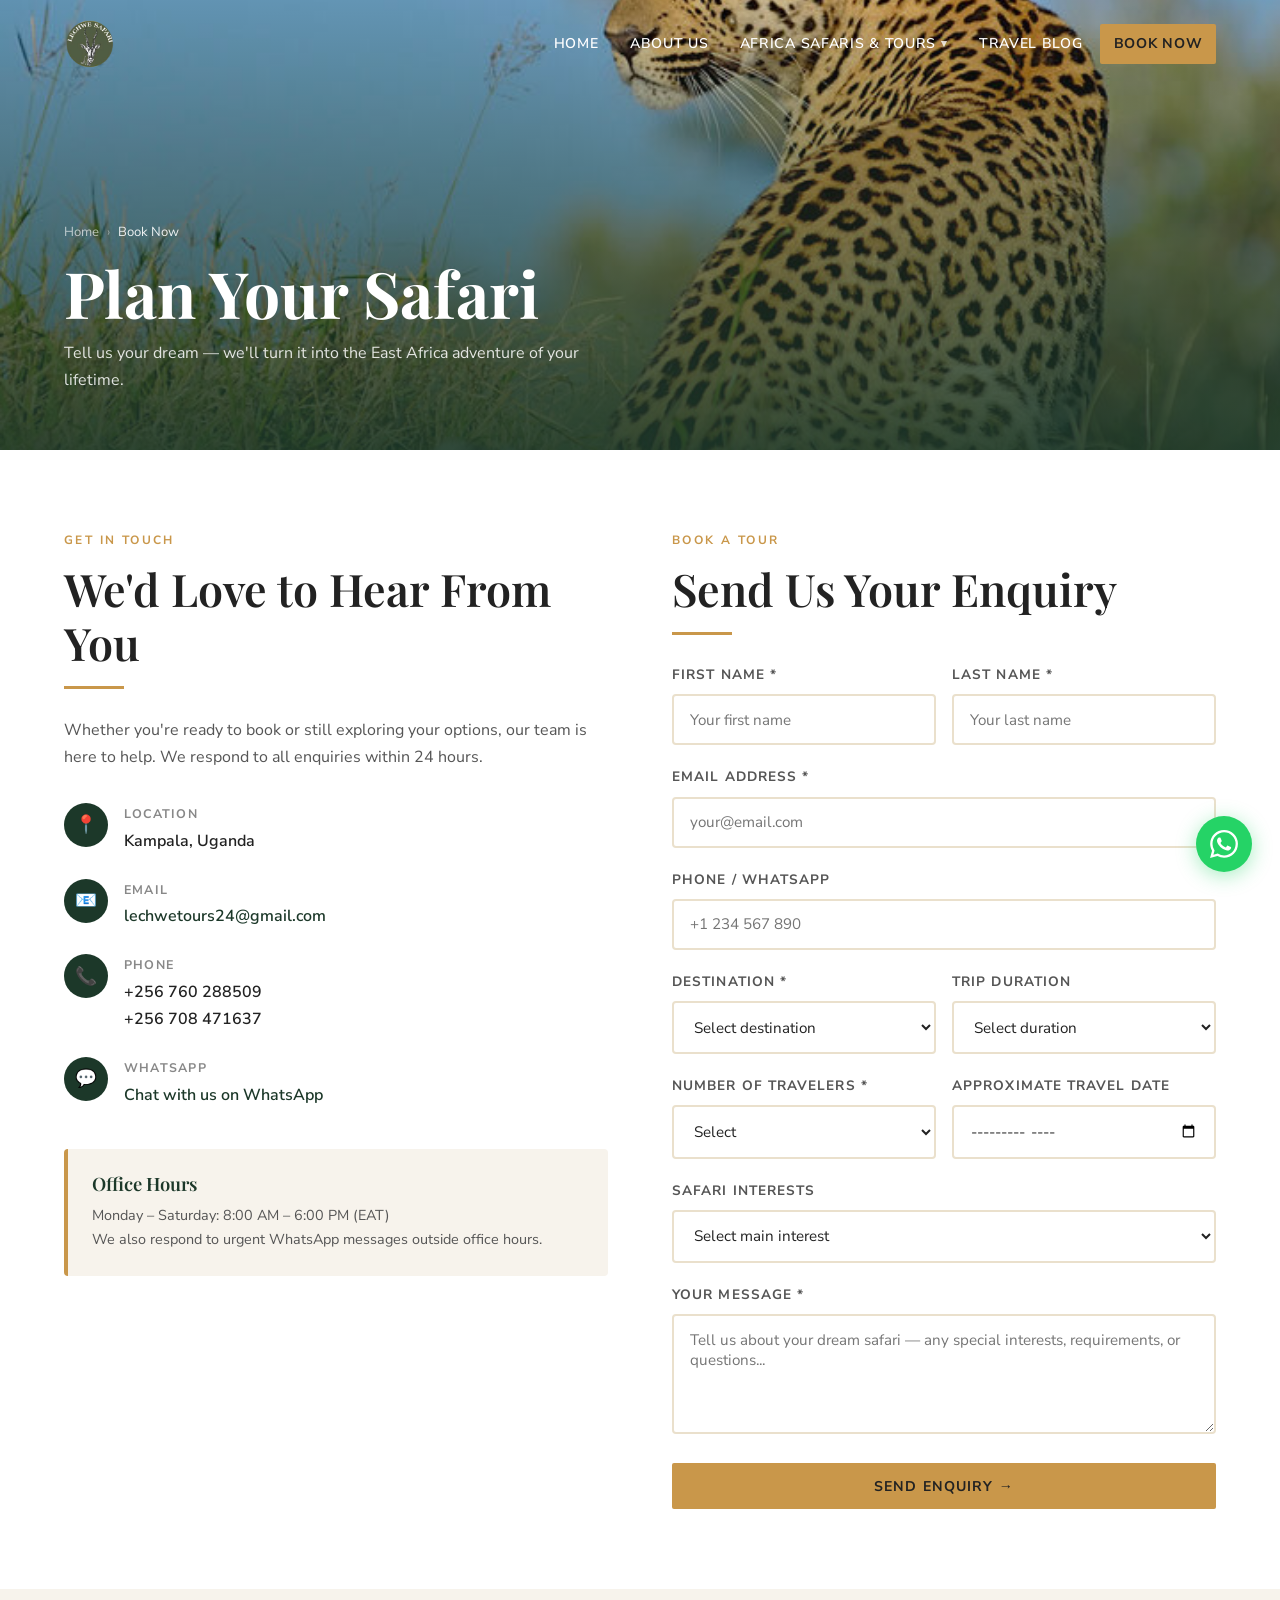
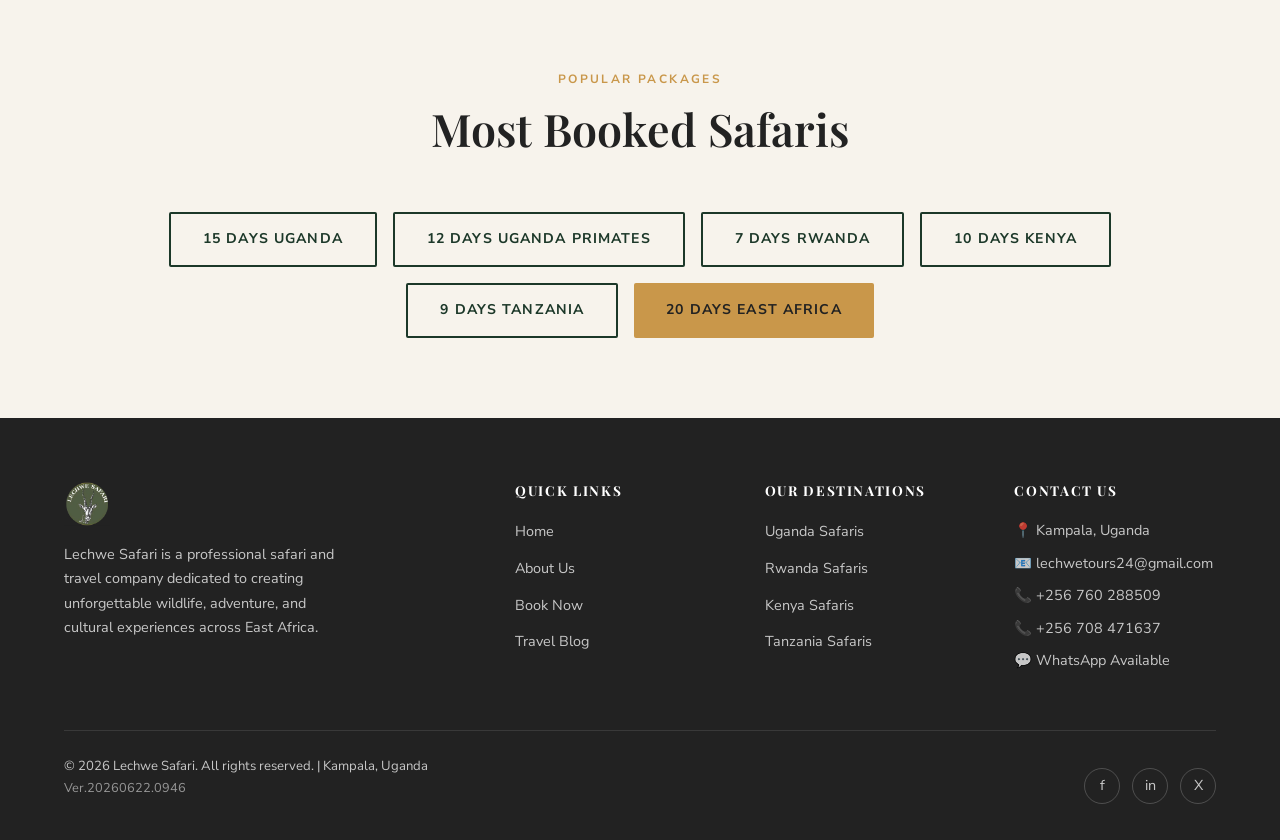
<file: contact.html>
<!DOCTYPE html>
<html lang="en">
<head>
  <meta charset="UTF-8">
  <meta name="viewport" content="width=device-width, initial-scale=1.0">
  <title>Book Now — Lechwe Safari</title>
  <meta name="description" content="Contact Lechwe Safari to book your East Africa safari — gorilla trekking, wildlife safaris, and custom itineraries.">
  <link rel="stylesheet" href="css/style.css">
</head>
<body>
<div id="header-placeholder"></div>

<div class="page-hero">
  <div class="page-hero-bg" style="background-image:url('images/9Days-Adventure-Safari-in-Tanzania-720x450.jpg')"></div>
  <div class="page-hero-overlay"></div>
  <div class="page-hero-content">
    <div class="container">
      <div class="breadcrumb"><a href="index.html">Home</a><span>›</span><span style="color:rgba(255,255,255,0.9)">Book Now</span></div>
      <h1>Plan Your Safari</h1>
      <p style="opacity:0.85;max-width:560px;margin-top:0.5rem;">Tell us your dream — we'll turn it into the East Africa adventure of your lifetime.</p>
    </div>
  </div>
</div>

<section>
  <div class="container">
    <div class="contact-grid">

      <!-- Contact info -->
      <div class="contact-info">
        <span class="eyebrow">Get in Touch</span>
        <h2>We'd Love to Hear From You</h2>
        <div class="divider"></div>
        <p>Whether you're ready to book or still exploring your options, our team is here to help. We respond to all enquiries within 24 hours.</p>

        <div class="contact-detail">
          <div class="contact-detail-icon">📍</div>
          <div class="contact-detail-text">
            <div class="label">Location</div>
            <p>Kampala, Uganda</p>
          </div>
        </div>
        <div class="contact-detail">
          <div class="contact-detail-icon">📧</div>
          <div class="contact-detail-text">
            <div class="label">Email</div>
            <p><a href="mailto:lechwetours24@gmail.com" style="color:var(--forest);">lechwetours24@gmail.com</a></p>
          </div>
        </div>
        <div class="contact-detail">
          <div class="contact-detail-icon">📞</div>
          <div class="contact-detail-text">
            <div class="label">Phone</div>
            <p>+256 760 288509<br>+256 708 471637</p>
          </div>
        </div>
        <div class="contact-detail">
          <div class="contact-detail-icon">💬</div>
          <div class="contact-detail-text">
            <div class="label">WhatsApp</div>
            <p><a href="https://wa.me/256760288509" target="_blank" style="color:var(--forest);">Chat with us on WhatsApp</a></p>
          </div>
        </div>

        <div style="margin-top:2.5rem;padding:1.5rem;background:var(--cream);border-radius:4px;border-left:4px solid var(--gold);">
          <h4 style="color:var(--forest);margin-bottom:0.5rem;">Office Hours</h4>
          <p style="font-size:0.9rem;color:#555;margin:0;">Monday – Saturday: 8:00 AM – 6:00 PM (EAT)<br>We also respond to urgent WhatsApp messages outside office hours.</p>
        </div>
      </div>

      <!-- Booking form -->
      <div>
        <span class="eyebrow">Book a Tour</span>
        <h2>Send Us Your Enquiry</h2>
        <div class="divider"></div>
        <!-- Formspree endpoint — update ACTION with real Formspree form ID -->
        <form action="https://formspree.io/f/mlgzkawn" method="POST" id="booking-form">
          <div class="form-grid">
            <div class="form-group">
              <label for="first-name">First Name *</label>
              <input type="text" id="first-name" name="first_name" required placeholder="Your first name">
            </div>
            <div class="form-group">
              <label for="last-name">Last Name *</label>
              <input type="text" id="last-name" name="last_name" required placeholder="Your last name">
            </div>
          </div>
          <div class="form-group">
            <label for="email">Email Address *</label>
            <input type="email" id="email" name="email" required placeholder="your@email.com">
          </div>
          <div class="form-group">
            <label for="phone">Phone / WhatsApp</label>
            <input type="tel" id="phone" name="phone" placeholder="+1 234 567 890">
          </div>
          <div class="form-grid">
            <div class="form-group">
              <label for="destination">Destination *</label>
              <select id="destination" name="destination" required>
                <option value="">Select destination</option>
                <option>Uganda</option>
                <option>Rwanda</option>
                <option>Kenya</option>
                <option>Tanzania</option>
                <option>Combined East Africa</option>
                <option>Not sure yet</option>
              </select>
            </div>
            <div class="form-group">
              <label for="duration">Trip Duration</label>
              <select id="duration" name="duration">
                <option value="">Select duration</option>
                <option>3–5 days</option>
                <option>6–9 days</option>
                <option>10–14 days</option>
                <option>15+ days</option>
                <option>Flexible</option>
              </select>
            </div>
          </div>
          <div class="form-grid">
            <div class="form-group">
              <label for="travelers">Number of Travelers *</label>
              <select id="travelers" name="travelers" required>
                <option value="">Select</option>
                <option>1</option>
                <option>2</option>
                <option>3–5</option>
                <option>6–10</option>
                <option>10+</option>
              </select>
            </div>
            <div class="form-group">
              <label for="travel-date">Approximate Travel Date</label>
              <input type="month" id="travel-date" name="travel_date">
            </div>
          </div>
          <div class="form-group">
            <label for="interests">Safari Interests</label>
            <select id="interests" name="interests">
              <option value="">Select main interest</option>
              <option>Gorilla Trekking</option>
              <option>Chimpanzee Trekking</option>
              <option>Big 5 Wildlife Safaris</option>
              <option>Great Migration</option>
              <option>Birding</option>
              <option>Cultural Experiences</option>
              <option>Beach & Safari Combo</option>
              <option>All of the Above!</option>
            </select>
          </div>
          <div class="form-group">
            <label for="message">Your Message *</label>
            <textarea id="message" name="message" required placeholder="Tell us about your dream safari — any special interests, requirements, or questions..."></textarea>
          </div>
          <!-- Honeypot spam protection -->
          <input type="text" name="_gotcha" style="display:none;">
          <input type="hidden" name="_subject" value="New Safari Enquiry — Lechwe Safari">
          <button type="submit" class="btn btn-gold" style="width:100%;justify-content:center;">Send Enquiry →</button>
          <p id="form-status" style="margin-top:1rem;text-align:center;font-weight:600;display:none;"></p>
        </form>
      </div>

    </div>
  </div>
</section>

<!-- Popular Packages Quick Links -->
<section class="bg-cream">
  <div class="container">
    <div class="section-header">
      <span class="eyebrow">Popular Packages</span>
      <h2>Most Booked Safaris</h2>
    </div>
    <div style="display:flex;flex-wrap:wrap;gap:1rem;justify-content:center;">
      <a href="tour.html?id=uganda-15-days" class="btn btn-outline-dark">15 Days Uganda</a>
      <a href="tour.html?id=uganda-12-days" class="btn btn-outline-dark">12 Days Uganda Primates</a>
      <a href="tour.html?id=rwanda-7-days" class="btn btn-outline-dark">7 Days Rwanda</a>
      <a href="tour.html?id=kenya-10-days" class="btn btn-outline-dark">10 Days Kenya</a>
      <a href="tour.html?id=tanzania-9-days" class="btn btn-outline-dark">9 Days Tanzania</a>
      <a href="tour.html?id=combined-20-days" class="btn btn-gold">20 Days East Africa</a>
    </div>
  </div>
</section>

<div id="footer-placeholder"></div>

<script src="js/components.js"></script>
<script>
  initPage(0);
  initPromoForm();

  // Prefill tour from URL param
  const params = new URLSearchParams(window.location.search);
  const tourName = params.get('tour');
  if (tourName) {
    document.getElementById('message').value = `I am interested in booking the "${tourName}" package. Please send me more details and availability.`;
  }

  // Form submission feedback
  const form = document.getElementById('booking-form');
  const status = document.getElementById('form-status');
  form.addEventListener('submit', async (e) => {
    e.preventDefault();
    const data = new FormData(form);
    try {
      const res = await fetch(form.action, { method: 'POST', body: data, headers: { Accept: 'application/json' } });
      if (res.ok) {
        status.style.display = 'block';
        status.style.color = 'var(--forest)';
        status.textContent = '✓ Thank you! We will be in touch within 24 hours.';
        form.reset();
      } else {
        throw new Error();
      }
    } catch {
      status.style.display = 'block';
      status.style.color = '#c0392b';
      status.textContent = 'Something went wrong. Please contact us directly.';
    }
  });
</script>
</body>
</html>
</file>
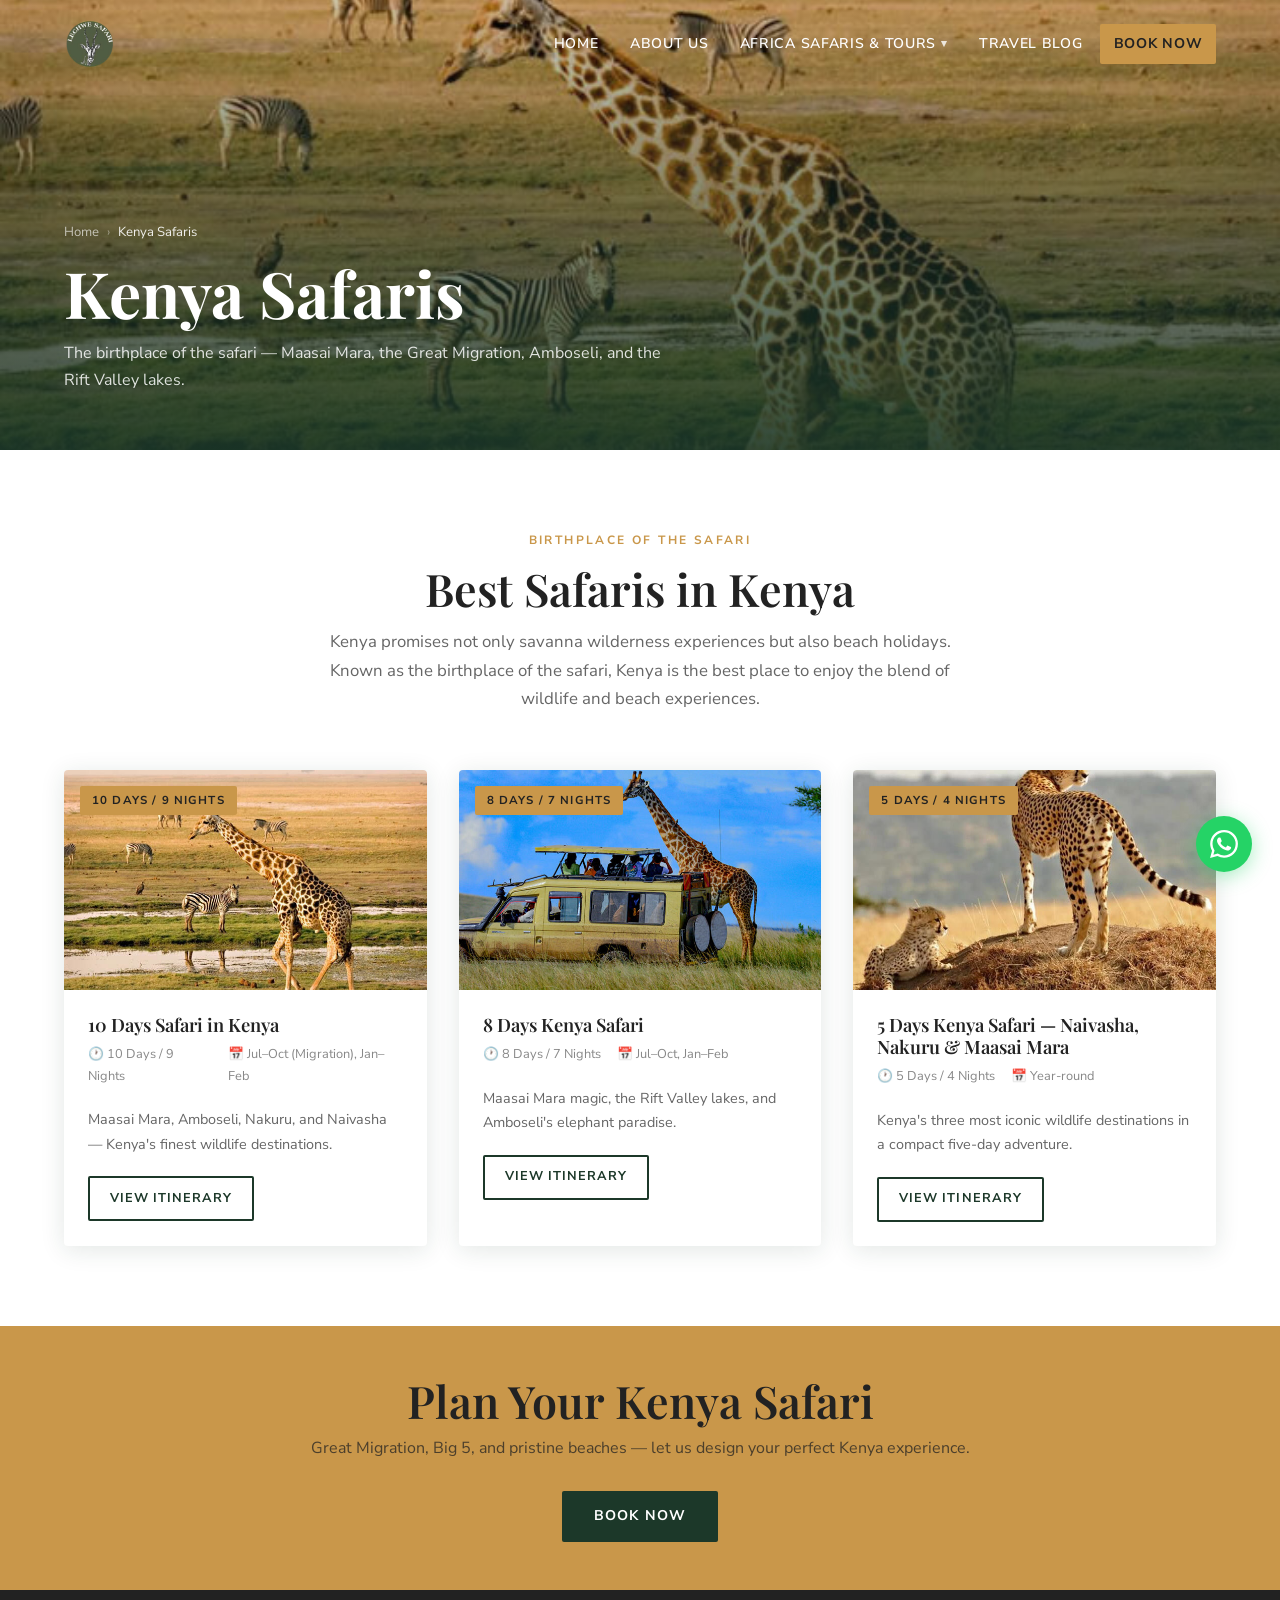
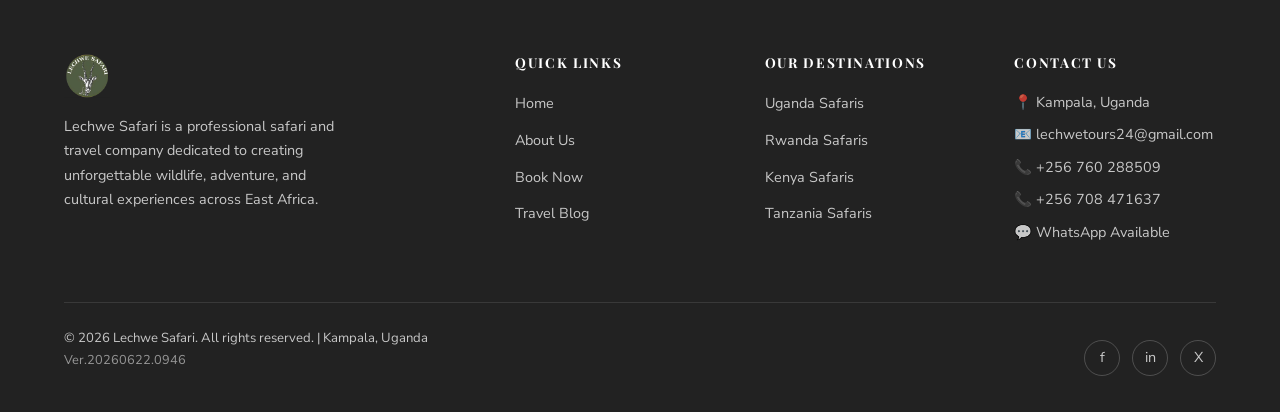
<file: kenya-safaris.html>
<!DOCTYPE html>
<html lang="en">
<head>
  <meta charset="UTF-8">
  <meta name="viewport" content="width=device-width, initial-scale=1.0">
  <title>Kenya Safaris — Lechwe Safari</title>
  <meta name="description" content="Kenya safari packages — Maasai Mara, Great Migration, Amboseli, and Rift Valley lakes.">
  <link rel="stylesheet" href="css/style.css">
</head>
<body>
<div id="header-placeholder"></div>
<div class="page-hero">
  <div class="page-hero-bg" style="background-image:url('images/10-Days-safari-in-Kenya-720x450.jpg')"></div>
  <div class="page-hero-overlay"></div>
  <div class="page-hero-content">
    <div class="container">
      <div class="breadcrumb"><a href="index.html">Home</a><span>›</span><span style="color:rgba(255,255,255,0.9)">Kenya Safaris</span></div>
      <h1>Kenya Safaris</h1>
      <p style="opacity:0.85;max-width:600px;margin-top:0.5rem;">The birthplace of the safari — Maasai Mara, the Great Migration, Amboseli, and the Rift Valley lakes.</p>
    </div>
  </div>
</div>
<section>
  <div class="container">
    <div class="section-header">
      <span class="eyebrow">Birthplace of the Safari</span>
      <h2>Best Safaris in Kenya</h2>
      <p>Kenya promises not only savanna wilderness experiences but also beach holidays. Known as the birthplace of the safari, Kenya is the best place to enjoy the blend of wildlife and beach experiences.</p>
    </div>
    <div class="tour-grid" id="kenya-tours"></div>
  </div>
</section>
<section class="booking-strip">
  <div><h2>Plan Your Kenya Safari</h2><p>Great Migration, Big 5, and pristine beaches — let us design your perfect Kenya experience.</p><a href="contact.html" class="btn btn-forest">Book Now</a></div>
</section>
<div id="footer-placeholder"></div>
<script src="js/tours-data.js"></script><script src="js/components.js"></script>
<script>
  initPage(0);
  ['kenya-10-days','kenya-8-days','kenya-5-days'].forEach(id => {
    const t = TOURS[id];
    document.getElementById('kenya-tours').innerHTML += `<a href="tour.html?id=${t.id}" class="tour-card" style="text-decoration:none;"><div class="tour-card-img"><img src="${t.image}" alt="${t.title}" loading="lazy"><span class="tour-card-badge">${t.duration}</span></div><div class="tour-card-body"><h3>${t.title}</h3><div class="tour-card-meta"><span>🕐 ${t.duration}</span><span>📅 ${t.bestSeason}</span></div><p>${t.subtitle}</p><span class="btn btn-outline-dark" style="font-size:0.8rem;padding:0.6rem 1.25rem;">View Itinerary</span></div></a>`;
  });
</script>
</body></html>
</file>
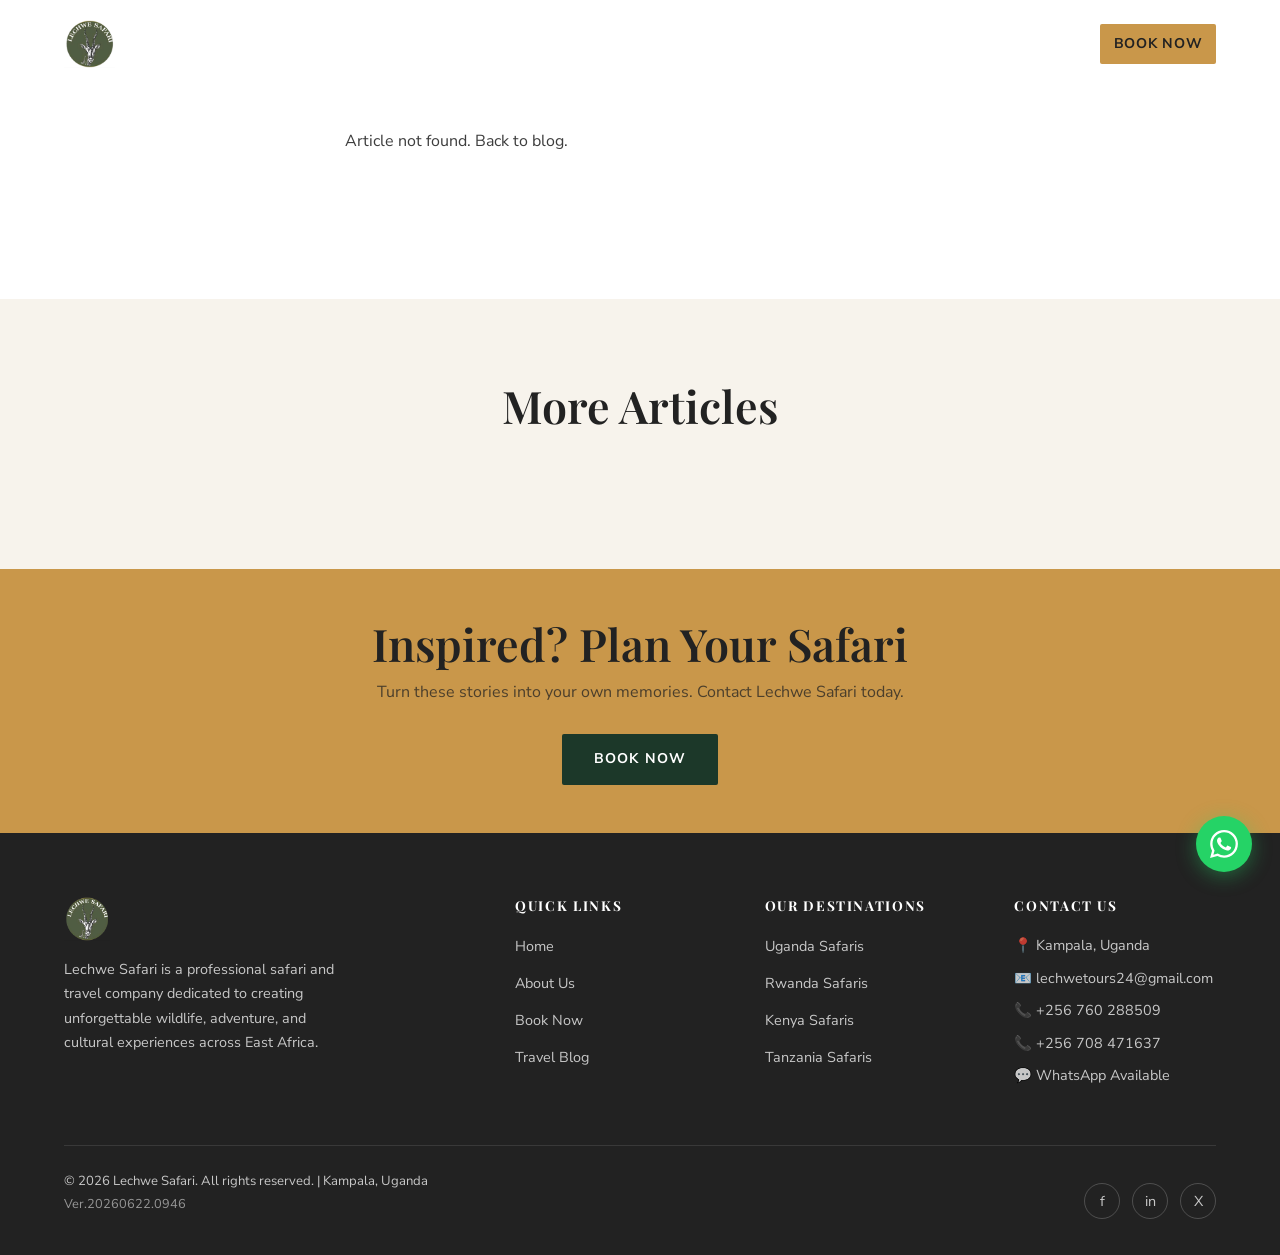
<file: post.html>
<!DOCTYPE html>
<html lang="en">
<head>
  <meta charset="UTF-8">
  <meta name="viewport" content="width=device-width, initial-scale=1.0">
  <title>Article — Lechwe Safari</title>
  <link rel="stylesheet" href="css/style.css">
</head>
<body>
<div id="header-placeholder"></div>

<div id="post-hero"></div>

<section>
  <div class="container">
    <div class="post-layout" id="post-layout">
      <div class="spinner"></div>
    </div>
  </div>
</section>

<section class="bg-cream">
  <div class="container">
    <div class="section-header"><h2>More Articles</h2></div>
    <div class="blog-grid" id="related-posts"></div>
  </div>
</section>

<section class="booking-strip">
  <div>
    <h2>Inspired? Plan Your Safari</h2>
    <p>Turn these stories into your own memories. Contact Lechwe Safari today.</p>
    <a href="contact.html" class="btn btn-forest">Book Now</a>
  </div>
</section>

<div id="footer-placeholder"></div>

<script src="js/blog-data.js"></script>
<script src="js/tours-data.js"></script>
<script src="js/components.js"></script>
<script>
  initPage(0);

  const params = new URLSearchParams(window.location.search);
  const post = getBlogPostById(params.get('id'));

  if (!post) {
    document.getElementById('post-layout').innerHTML = '<p style="text-align:center;padding:3rem;">Article not found. <a href="blog.html">Back to blog</a>.</p>';
  } else {
    document.title = post.title + ' — Lechwe Safari';

    // Hero
    document.getElementById('post-hero').innerHTML = `
      <div class="page-hero">
        <div class="page-hero-bg" style="background-image:url('${post.image}')"></div>
        <div class="page-hero-overlay"></div>
        <div class="page-hero-content">
          <div class="container">
            <div class="breadcrumb">
              <a href="index.html">Home</a><span>›</span>
              <a href="blog.html">Blog</a><span>›</span>
              <span style="color:rgba(255,255,255,0.9)">${post.category}</span>
            </div>
            <h1>${post.title}</h1>
            <p style="opacity:0.7;margin-top:0.5rem;font-size:0.9rem;">${post.category} · ${post.country} · ${post.date}</p>
          </div>
        </div>
      </div>`;

    // Main post layout
    document.getElementById('post-layout').innerHTML = `
      <article>
        <img src="${post.image}" alt="${post.title}" class="post-img" loading="lazy">
        <div class="post-body">${post.content}</div>
      </article>
      <aside>
        <div style="position:sticky;top:7rem;">
          <div style="background:var(--cream);padding:1.75rem;border-radius:4px;border-top:4px solid var(--gold);margin-bottom:2rem;">
            <h4 style="color:var(--forest);margin-bottom:1rem;">Plan a Safari Here</h4>
            <p style="font-size:0.9rem;color:#555;margin-bottom:1.25rem;">Ready to experience ${post.country} for yourself? Lechwe Safari designs custom itineraries to all the destinations we write about.</p>
            <a href="contact.html" class="btn btn-gold" style="width:100%;justify-content:center;">Book Now</a>
          </div>
          <div style="background:var(--cream);padding:1.75rem;border-radius:4px;">
            <h4 style="color:var(--forest);margin-bottom:1rem;">Related Packages</h4>
            <div id="sidebar-tours"></div>
          </div>
        </div>
      </aside>`;

    // Sidebar tours (match country)
    const countryKey = post.country.split(' ')[0].toLowerCase();
    const related = Object.values(TOURS).filter(t => t.country.toLowerCase().includes(countryKey)).slice(0, 3);
    const sb = document.getElementById('sidebar-tours');
    related.forEach(t => {
      sb.innerHTML += `
        <a href="tour.html?id=${t.id}" style="display:block;padding:0.75rem 0;border-bottom:1px solid var(--sand);text-decoration:none;">
          <div style="font-weight:700;font-size:0.9rem;color:var(--forest);">${t.title}</div>
          <div style="font-size:0.8rem;color:#888;">${t.duration}</div>
        </a>`;
    });

    // Related posts
    const others = BLOG_POSTS.filter(p => p.id !== post.id).slice(0, 3);
    const rp = document.getElementById('related-posts');
    others.forEach(p => {
      rp.innerHTML += `
        <a href="post.html?id=${p.id}" class="blog-card" style="text-decoration:none;">
          <div class="blog-card-img"><img src="${p.image}" alt="${p.title}" loading="lazy"></div>
          <div class="blog-card-body">
            <div class="category">${p.category} · ${p.country}</div>
            <h3>${p.title}</h3>
            <p>${p.excerpt}</p>
            <span style="color:var(--forest);font-weight:700;font-size:0.88rem;">Read →</span>
          </div>
        </a>`;
    });
  }
</script>
</body>
</html>
</file>
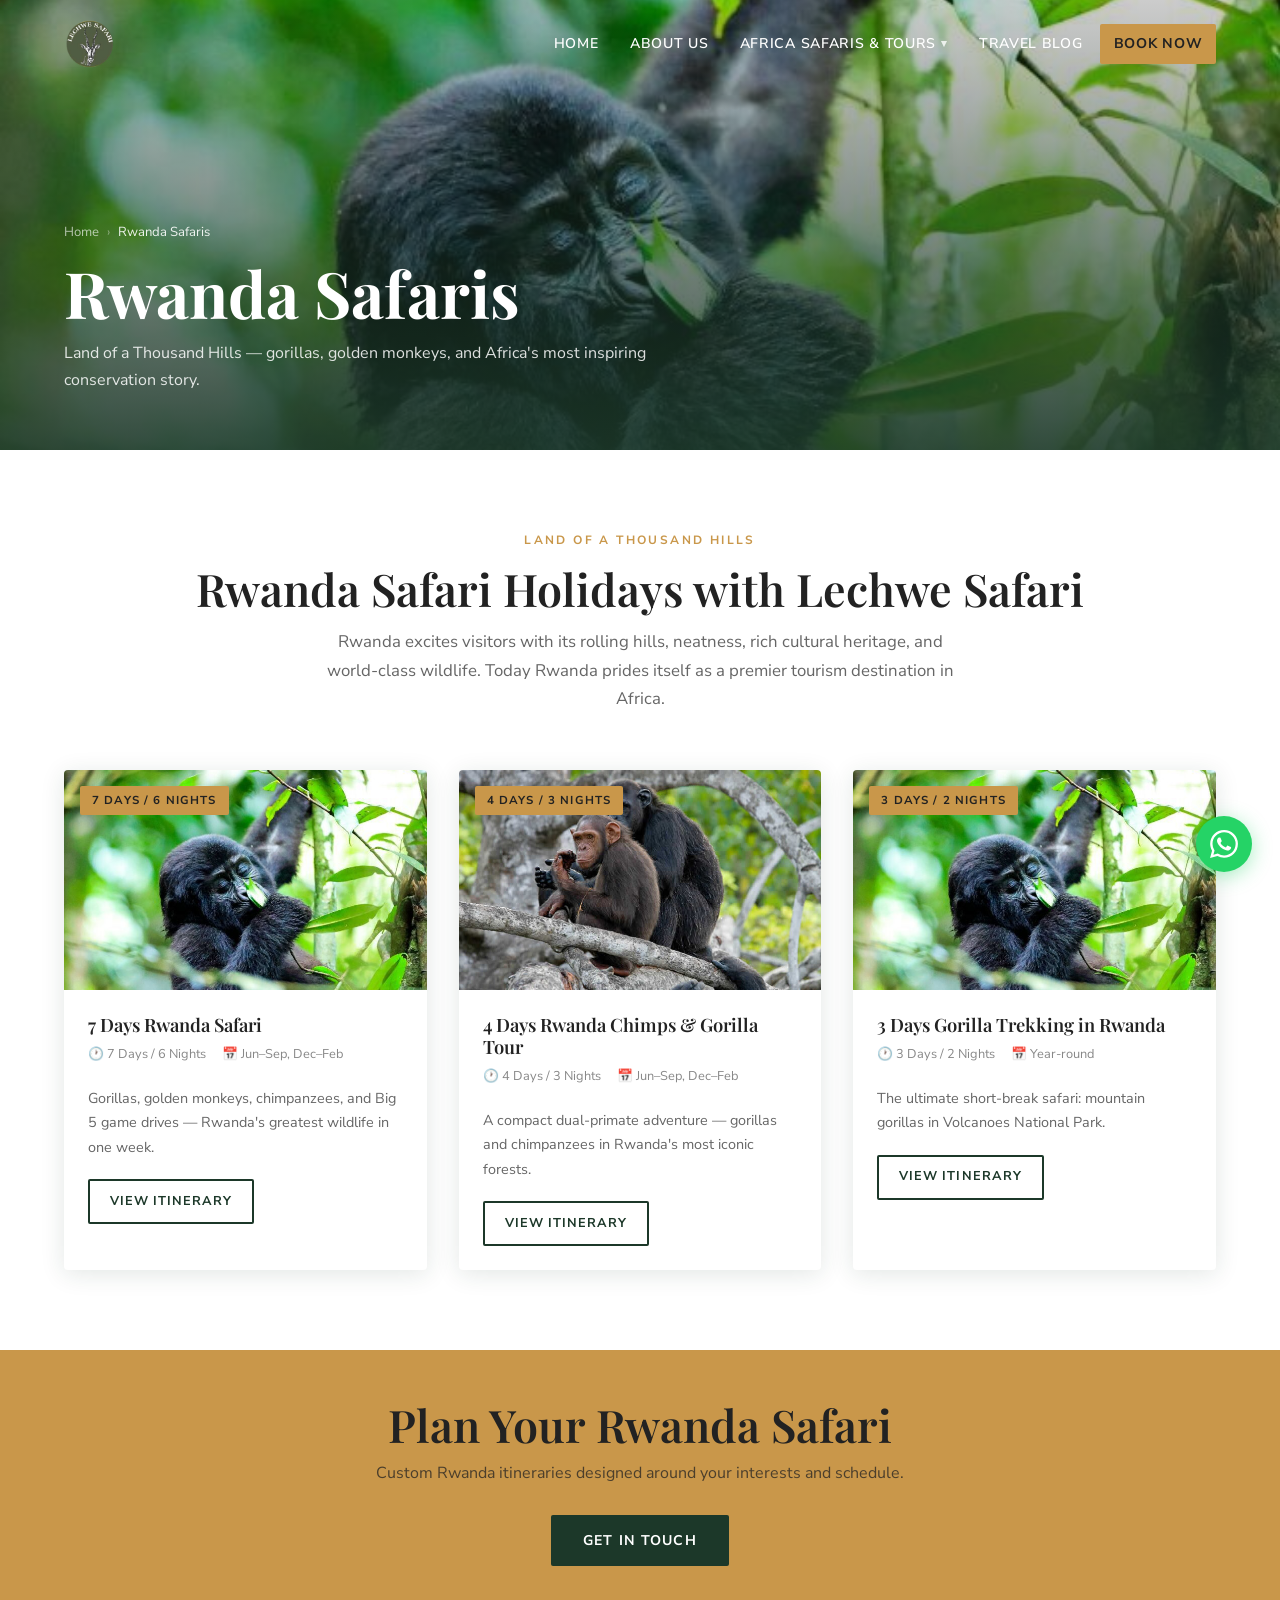
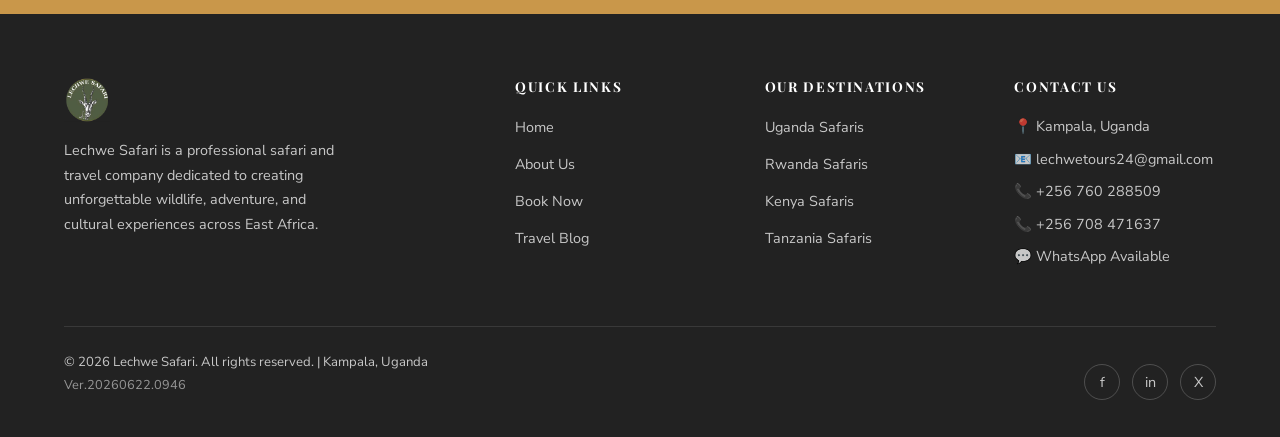
<file: rwanda-safaris.html>
<!DOCTYPE html>
<html lang="en">
<head>
  <meta charset="UTF-8">
  <meta name="viewport" content="width=device-width, initial-scale=1.0">
  <title>Rwanda Safaris — Lechwe Safari</title>
  <meta name="description" content="Rwanda safari packages — gorilla trekking in Volcanoes NP, chimpanzees in Nyungwe, and Big 5 in Akagera.">
  <link rel="stylesheet" href="css/style.css">
</head>
<body>
<div id="header-placeholder"></div>
<div class="page-hero">
  <div class="page-hero-bg" style="background-image:url('images/Gorilla-Tour-rwanda-720x450.jpg')"></div>
  <div class="page-hero-overlay"></div>
  <div class="page-hero-content">
    <div class="container">
      <div class="breadcrumb"><a href="index.html">Home</a><span>›</span><span style="color:rgba(255,255,255,0.9)">Rwanda Safaris</span></div>
      <h1>Rwanda Safaris</h1>
      <p style="opacity:0.85;max-width:600px;margin-top:0.5rem;">Land of a Thousand Hills — gorillas, golden monkeys, and Africa's most inspiring conservation story.</p>
    </div>
  </div>
</div>
<section>
  <div class="container">
    <div class="section-header">
      <span class="eyebrow">Land of a Thousand Hills</span>
      <h2>Rwanda Safari Holidays with Lechwe Safari</h2>
      <p>Rwanda excites visitors with its rolling hills, neatness, rich cultural heritage, and world-class wildlife. Today Rwanda prides itself as a premier tourism destination in Africa.</p>
    </div>
    <div class="tour-grid" id="rwanda-tours"></div>
  </div>
</section>
<section class="booking-strip">
  <div><h2>Plan Your Rwanda Safari</h2><p>Custom Rwanda itineraries designed around your interests and schedule.</p><a href="contact.html" class="btn btn-forest">Get in Touch</a></div>
</section>
<div id="footer-placeholder"></div>
<script src="js/tours-data.js"></script><script src="js/components.js"></script>
<script>
  initPage(0);
  ['rwanda-7-days','rwanda-4-days','rwanda-3-days'].forEach(id => {
    const t = TOURS[id];
    document.getElementById('rwanda-tours').innerHTML += `<a href="tour.html?id=${t.id}" class="tour-card" style="text-decoration:none;"><div class="tour-card-img"><img src="${t.image}" alt="${t.title}" loading="lazy"><span class="tour-card-badge">${t.duration}</span></div><div class="tour-card-body"><h3>${t.title}</h3><div class="tour-card-meta"><span>🕐 ${t.duration}</span><span>📅 ${t.bestSeason}</span></div><p>${t.subtitle}</p><span class="btn btn-outline-dark" style="font-size:0.8rem;padding:0.6rem 1.25rem;">View Itinerary</span></div></a>`;
  });
</script>
</body></html>
</file>
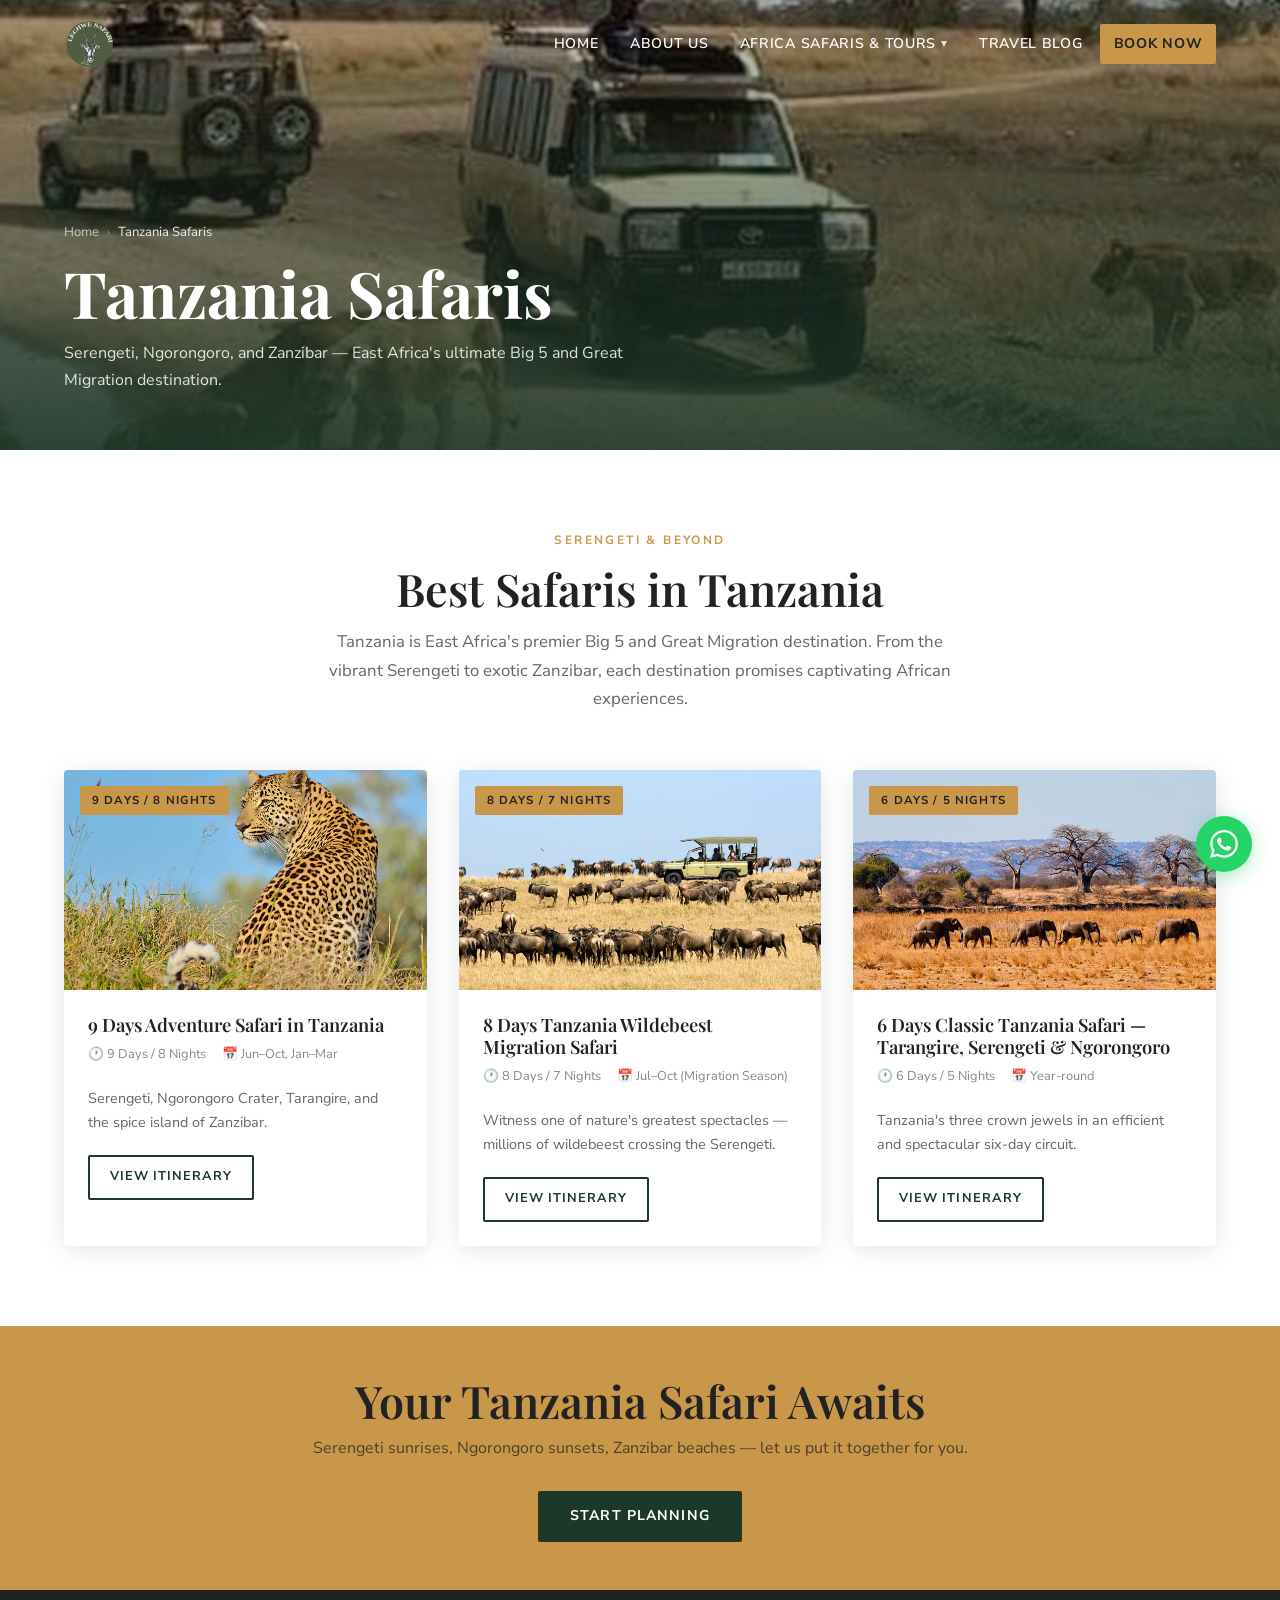
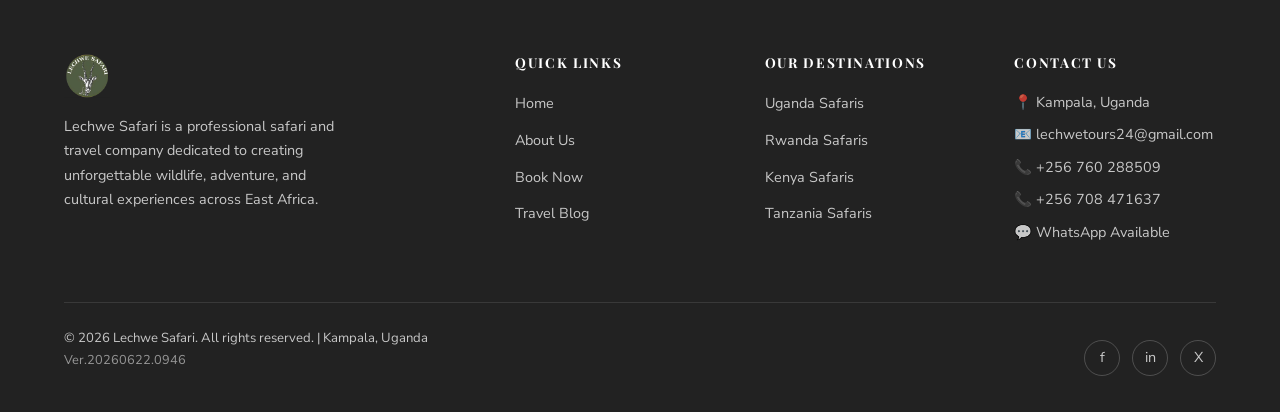
<file: tanzania-safaris.html>
<!DOCTYPE html>
<html lang="en">
<head>
  <meta charset="UTF-8">
  <meta name="viewport" content="width=device-width, initial-scale=1.0">
  <title>Tanzania Safaris — Lechwe Safari</title>
  <meta name="description" content="Tanzania safari packages — Serengeti, Ngorongoro Crater, Tarangire, and Zanzibar.">
  <link rel="stylesheet" href="css/style.css">
</head>
<body>
<div id="header-placeholder"></div>
<div class="page-hero">
  <div class="page-hero-bg" style="background-image:url('images/Serengeti-Adventure-Safari-720x450.jpg')"></div>
  <div class="page-hero-overlay"></div>
  <div class="page-hero-content">
    <div class="container">
      <div class="breadcrumb"><a href="index.html">Home</a><span>›</span><span style="color:rgba(255,255,255,0.9)">Tanzania Safaris</span></div>
      <h1>Tanzania Safaris</h1>
      <p style="opacity:0.85;max-width:600px;margin-top:0.5rem;">Serengeti, Ngorongoro, and Zanzibar — East Africa's ultimate Big 5 and Great Migration destination.</p>
    </div>
  </div>
</div>
<section>
  <div class="container">
    <div class="section-header">
      <span class="eyebrow">Serengeti & Beyond</span>
      <h2>Best Safaris in Tanzania</h2>
      <p>Tanzania is East Africa's premier Big 5 and Great Migration destination. From the vibrant Serengeti to exotic Zanzibar, each destination promises captivating African experiences.</p>
    </div>
    <div class="tour-grid" id="tanzania-tours"></div>
  </div>
</section>
<section class="booking-strip">
  <div><h2>Your Tanzania Safari Awaits</h2><p>Serengeti sunrises, Ngorongoro sunsets, Zanzibar beaches — let us put it together for you.</p><a href="contact.html" class="btn btn-forest">Start Planning</a></div>
</section>
<div id="footer-placeholder"></div>
<script src="js/tours-data.js"></script><script src="js/components.js"></script>
<script>
  initPage(0);
  ['tanzania-9-days','tanzania-8-days-wildebeest','tanzania-6-days'].forEach(id => {
    const t = TOURS[id];
    document.getElementById('tanzania-tours').innerHTML += `<a href="tour.html?id=${t.id}" class="tour-card" style="text-decoration:none;"><div class="tour-card-img"><img src="${t.image}" alt="${t.title}" loading="lazy"><span class="tour-card-badge">${t.duration}</span></div><div class="tour-card-body"><h3>${t.title}</h3><div class="tour-card-meta"><span>🕐 ${t.duration}</span><span>📅 ${t.bestSeason}</span></div><p>${t.subtitle}</p><span class="btn btn-outline-dark" style="font-size:0.8rem;padding:0.6rem 1.25rem;">View Itinerary</span></div></a>`;
  });
</script>
</body></html>
</file>
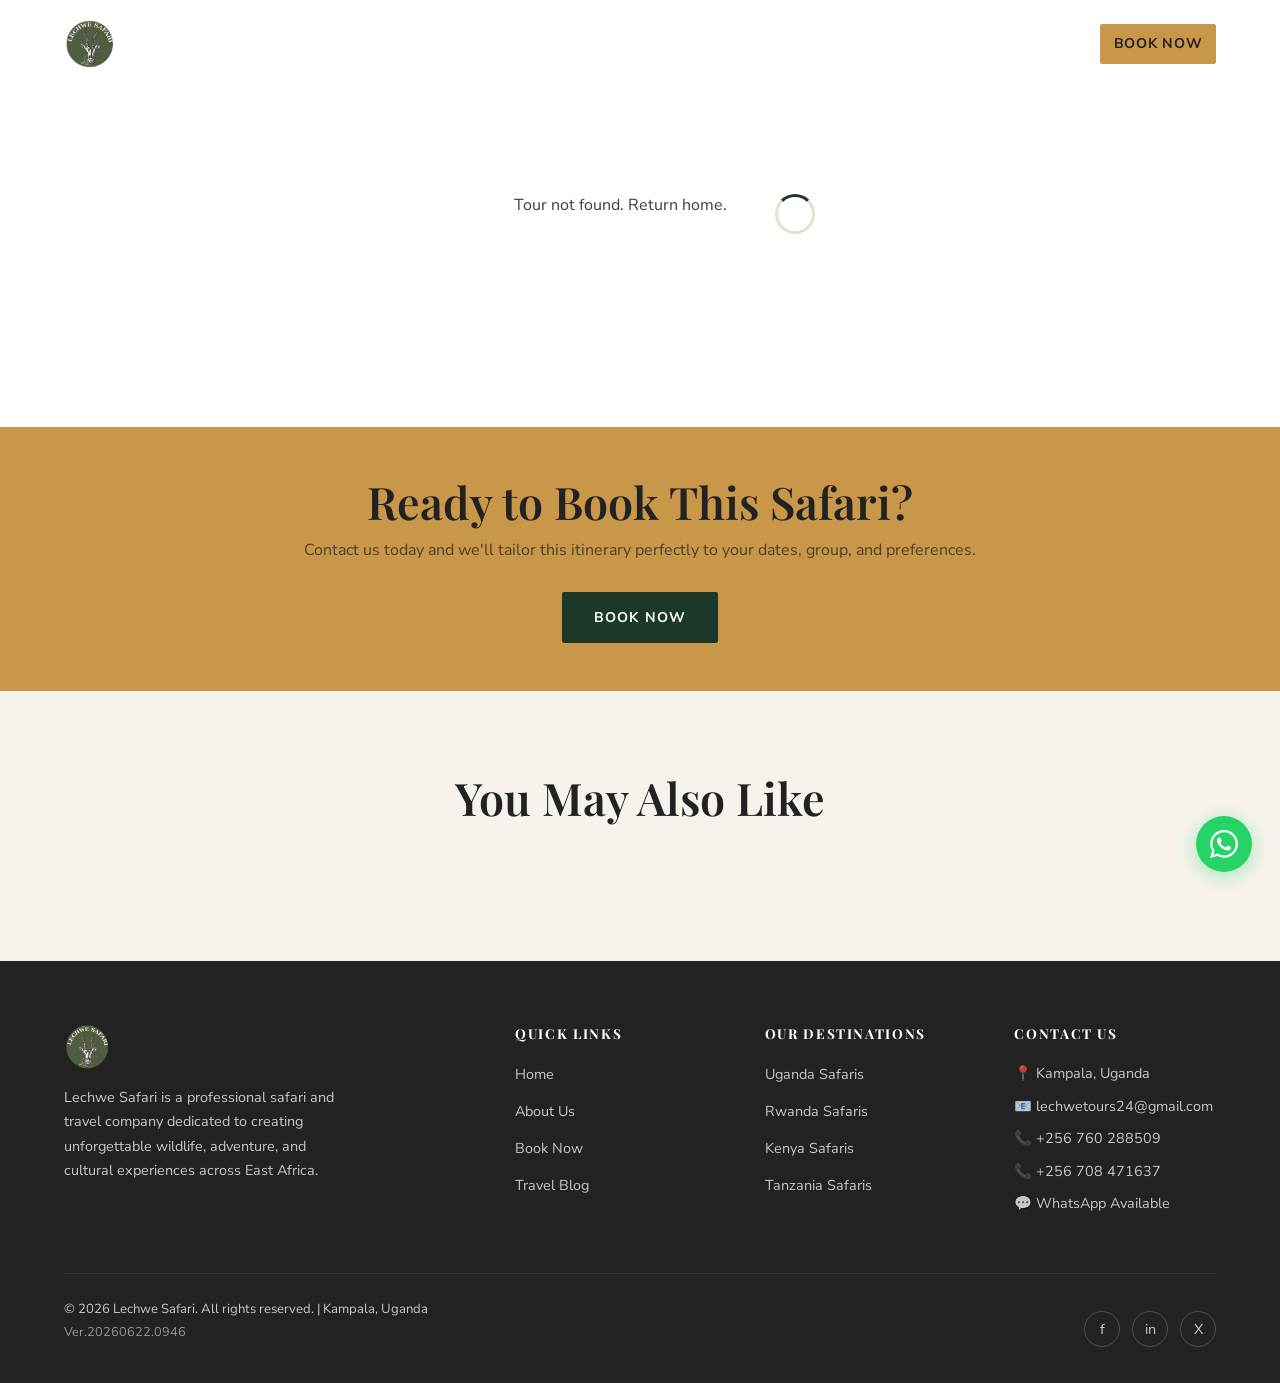
<file: tour.html>
<!DOCTYPE html>
<html lang="en">
<head>
  <meta charset="UTF-8">
  <meta name="viewport" content="width=device-width, initial-scale=1.0">
  <title>Tour — Lechwe Safari</title>
  <meta name="description" content="Safari package details — Lechwe Safari East Africa.">
  <link rel="stylesheet" href="css/style.css">
</head>
<body>

<div id="header-placeholder"></div>

<!-- Page Hero (populated by JS) -->
<div id="page-hero"></div>

<!-- ── TOUR DETAIL ────────────────────────────────────────── -->
<section>
  <div class="container">
    <div id="tour-content" class="spinner"></div>
  </div>
</section>

<!-- ── BOOKING CTA ────────────────────────────────────────── -->
<section class="booking-strip">
  <div>
    <h2>Ready to Book This Safari?</h2>
    <p>Contact us today and we'll tailor this itinerary perfectly to your dates, group, and preferences.</p>
    <a href="contact.html" class="btn btn-forest">Book Now</a>
  </div>
</section>

<!-- ── RELATED TOURS ──────────────────────────────────────── -->
<section class="bg-cream">
  <div class="container">
    <div class="section-header">
      <h2>You May Also Like</h2>
    </div>
    <div class="tour-grid" id="related-tours"></div>
  </div>
</section>

<div id="footer-placeholder"></div>

<script src="js/tours-data.js"></script>
<script src="js/components.js"></script>
<script>
  initPage(0);

  const params = new URLSearchParams(window.location.search);
  const id = params.get('id');
  const tour = getTourById(id);

  if (!tour) {
    document.getElementById('tour-content').innerHTML = '<p style="text-align:center;padding:3rem;">Tour not found. <a href="index.html">Return home</a>.</p>';
  } else {
    document.title = tour.title + ' — Lechwe Safari';

    // Hero
    document.getElementById('page-hero').innerHTML = `
      <div class="page-hero">
        <div class="page-hero-bg" style="background-image:url('${tour.heroImage}')"></div>
        <div class="page-hero-overlay"></div>
        <div class="page-hero-content">
          <div class="container">
            <div class="breadcrumb">
              <a href="index.html">Home</a><span>›</span>
              <a href="${tour.country.includes('&') ? 'uganda-safaris.html' : tour.country.toLowerCase().split(' ')[0] + '-safaris.html'}">${tour.country}</a><span>›</span>
              <span style="color:rgba(255,255,255,0.9)">${tour.title}</span>
            </div>
            <h1>${tour.title}</h1>
            <p style="opacity:0.85;max-width:600px;margin-top:0.5rem;">${tour.subtitle}</p>
          </div>
        </div>
      </div>`;

    // Main content
    const inclHtml = tour.inclusions.map(i => `<div class="inc-item">${i}</div>`).join('');
    const exclHtml = tour.exclusions.map(i => `<div class="inc-item exc-item">${i}</div>`).join('');
    const hiHtml = tour.highlights.map(h => `<li style="margin-bottom:0.4rem;font-size:0.92rem;">✦ ${h}</li>`).join('');
    const itinHtml = tour.itinerary.map(d => `
      <div class="itinerary-day">
        <div class="day-num">Day ${d.day}</div>
        <div class="day-content">
          <h4>${d.title}</h4>
          <p>${d.desc}</p>
        </div>
      </div>`).join('');

    document.getElementById('tour-content').innerHTML = `
      <div class="tour-detail-layout">
        <div class="tour-main">
          <span class="eyebrow">${tour.country} Safari</span>
          <h2 style="margin-bottom:1.25rem;">${tour.title}</h2>
          <p style="font-size:1.05rem;color:#555;line-height:1.85;margin-bottom:2rem;">${tour.overview}</p>

          <h3 style="margin-bottom:1rem;">Safari Highlights</h3>
          <ul style="list-style:none;margin-bottom:2.5rem;">${hiHtml}</ul>

          <h3 style="margin-bottom:1.5rem;">Detailed Itinerary</h3>
          <div class="itinerary">${itinHtml}</div>

          <h3 style="margin:2.5rem 0 1rem;">What's Included</h3>
          <div class="inclusions-grid">${inclHtml}</div>

          <h3 style="margin:2rem 0 1rem;">What's Not Included</h3>
          <div class="inclusions-grid">${exclHtml}</div>
        </div>

        <div class="tour-sidebar">
          <h3>Safari Overview</h3>
          <div class="sidebar-info">
            <div class="sidebar-row"><span class="label">Duration</span><span class="value">${tour.duration}</span></div>
            <div class="sidebar-row"><span class="label">Group Size</span><span class="value">${tour.groupSize}</span></div>
            <div class="sidebar-row"><span class="label">Best Season</span><span class="value">${tour.bestSeason}</span></div>
            <div class="sidebar-row"><span class="label">Difficulty</span><span class="value">${tour.difficulty}</span></div>
            <div class="sidebar-row"><span class="label">Accommodation</span><span class="value">${tour.accommodation}</span></div>
          </div>
          <a href="contact.html?tour=${encodeURIComponent(tour.title)}" class="btn btn-gold" style="width:100%;justify-content:center;margin-bottom:0.75rem;">Book This Safari</a>
          <a href="contact.html" class="btn btn-outline-dark" style="width:100%;justify-content:center;">Ask a Question</a>
          <div style="margin-top:1.5rem;padding:1rem;background:white;border-radius:4px;font-size:0.85rem;text-align:center;color:#666;">
            <strong style="color:var(--forest);">Need a custom itinerary?</strong><br>
            We tailor every safari to your exact needs. Contact us to discuss.
          </div>
        </div>
      </div>`;

    // Related tours (same country, different id)
    const related = Object.values(TOURS).filter(t => t.id !== id && (t.country === tour.country || t.country.includes(tour.country.split(' ')[0]))).slice(0, 3);
    if (related.length === 0) {
      Object.values(TOURS).filter(t => t.id !== id).slice(0, 3).forEach(addRelated);
    } else {
      related.forEach(addRelated);
    }

    function addRelated(t) {
      document.getElementById('related-tours').innerHTML += `
        <a href="tour.html?id=${t.id}" class="tour-card" style="text-decoration:none;">
          <div class="tour-card-img">
            <img src="${t.image}" alt="${t.title}" loading="lazy">
            <span class="tour-card-badge">${t.country}</span>
          </div>
          <div class="tour-card-body">
            <h3>${t.title}</h3>
            <div class="tour-card-meta">
              <span>🕐 ${t.duration}</span>
              <span>👥 ${t.groupSize}</span>
            </div>
            <p>${t.subtitle}</p>
            <span class="btn btn-outline-dark" style="font-size:0.8rem;padding:0.6rem 1.25rem;">View Details</span>
          </div>
        </a>`;
    }
  }
</script>
</body>
</html>
</file>
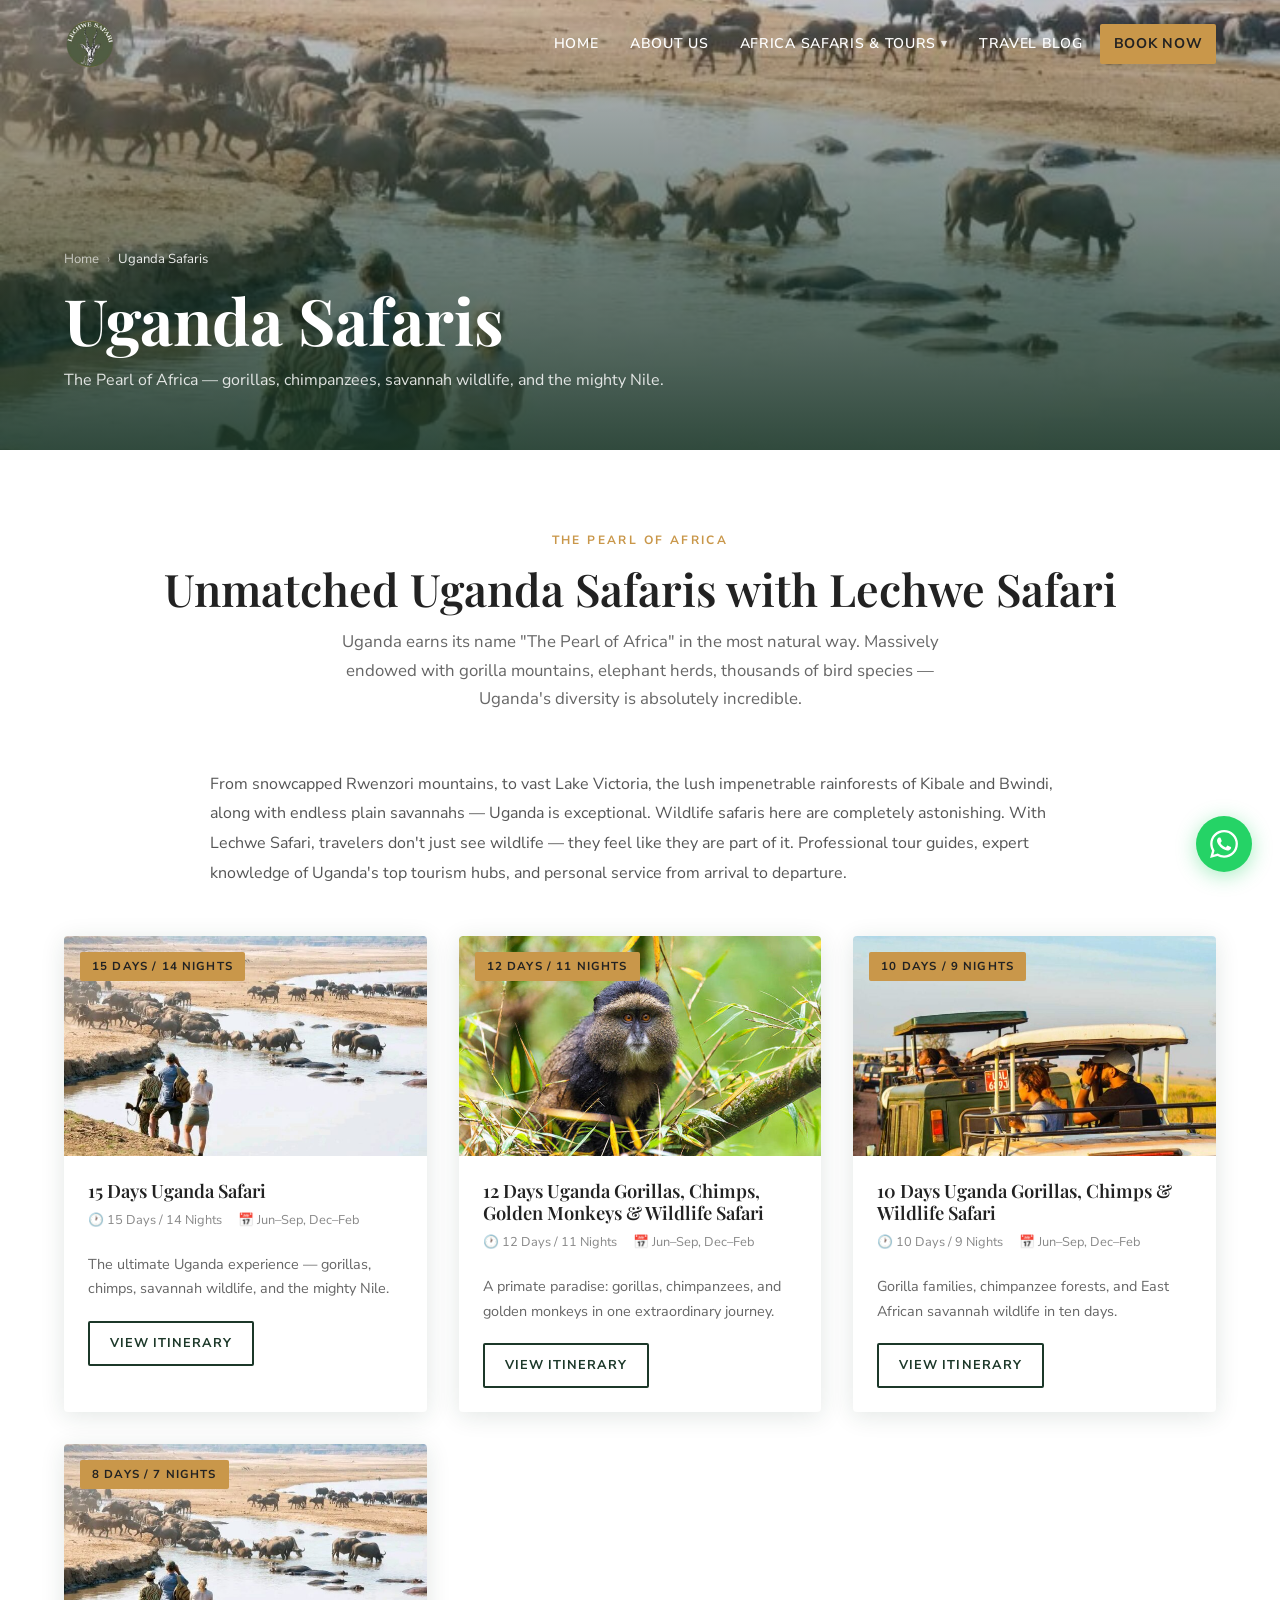
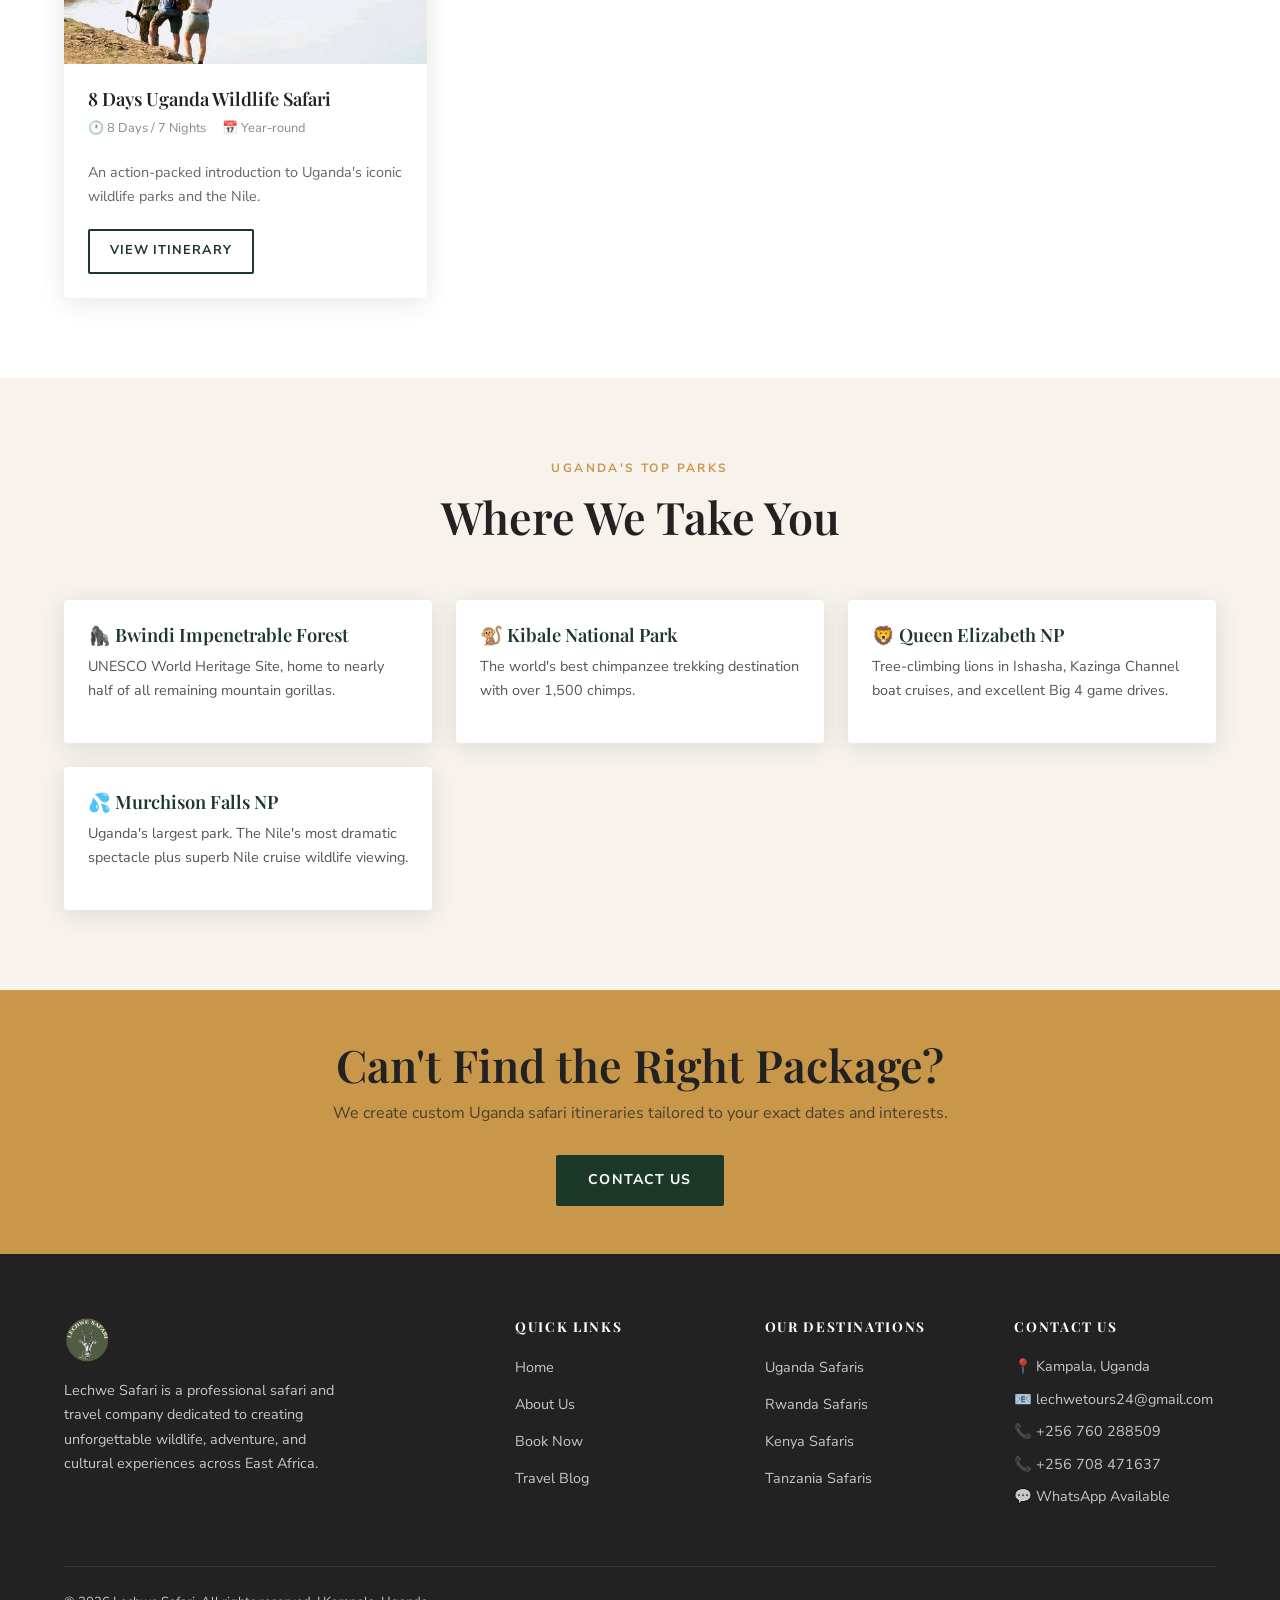
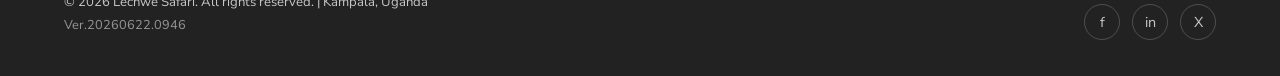
<file: uganda-safaris.html>
<!DOCTYPE html>
<html lang="en">
<head>
  <meta charset="UTF-8">
  <meta name="viewport" content="width=device-width, initial-scale=1.0">
  <title>Uganda Safaris — Lechwe Safari</title>
  <meta name="description" content="Discover the best Uganda safari packages — gorilla trekking in Bwindi, chimpanzees in Kibale, and wildlife in Queen Elizabeth National Park.">
  <link rel="stylesheet" href="css/style.css">
</head>
<body>
<div id="header-placeholder"></div>

<div class="page-hero">
  <div class="page-hero-bg" style="background-image:url('images/Uganda-Wildlife-Safari-720x480.jpg')"></div>
  <div class="page-hero-overlay"></div>
  <div class="page-hero-content">
    <div class="container">
      <div class="breadcrumb"><a href="index.html">Home</a><span>›</span><span style="color:rgba(255,255,255,0.9)">Uganda Safaris</span></div>
      <h1>Uganda Safaris</h1>
      <p style="opacity:0.85;max-width:600px;margin-top:0.5rem;">The Pearl of Africa — gorillas, chimpanzees, savannah wildlife, and the mighty Nile.</p>
    </div>
  </div>
</div>

<section>
  <div class="container">
    <div class="section-header">
      <span class="eyebrow">The Pearl of Africa</span>
      <h2>Unmatched Uganda Safaris with Lechwe Safari</h2>
      <p>Uganda earns its name "The Pearl of Africa" in the most natural way. Massively endowed with gorilla mountains, elephant herds, thousands of bird species — Uganda's diversity is absolutely incredible.</p>
    </div>
    <div style="max-width:860px;margin:0 auto 3rem;color:#555;line-height:1.85;">
      <p>From snowcapped Rwenzori mountains, to vast Lake Victoria, the lush impenetrable rainforests of Kibale and Bwindi, along with endless plain savannahs — Uganda is exceptional. Wildlife safaris here are completely astonishing. With Lechwe Safari, travelers don't just see wildlife — they feel like they are part of it. Professional tour guides, expert knowledge of Uganda's top tourism hubs, and personal service from arrival to departure.</p>
    </div>
    <div class="tour-grid" id="uganda-tours"></div>
  </div>
</section>

<section class="bg-cream">
  <div class="container">
    <div class="section-header">
      <span class="eyebrow">Uganda's Top Parks</span>
      <h2>Where We Take You</h2>
    </div>
    <div style="display:grid;grid-template-columns:repeat(auto-fit,minmax(280px,1fr));gap:1.5rem;">
      <div style="padding:1.5rem;background:white;border-radius:4px;box-shadow:var(--shadow);">
        <h4 style="color:var(--forest);margin-bottom:0.5rem;">🦍 Bwindi Impenetrable Forest</h4>
        <p style="font-size:0.9rem;color:#555;">UNESCO World Heritage Site, home to nearly half of all remaining mountain gorillas.</p>
      </div>
      <div style="padding:1.5rem;background:white;border-radius:4px;box-shadow:var(--shadow);">
        <h4 style="color:var(--forest);margin-bottom:0.5rem;">🐒 Kibale National Park</h4>
        <p style="font-size:0.9rem;color:#555;">The world's best chimpanzee trekking destination with over 1,500 chimps.</p>
      </div>
      <div style="padding:1.5rem;background:white;border-radius:4px;box-shadow:var(--shadow);">
        <h4 style="color:var(--forest);margin-bottom:0.5rem;">🦁 Queen Elizabeth NP</h4>
        <p style="font-size:0.9rem;color:#555;">Tree-climbing lions in Ishasha, Kazinga Channel boat cruises, and excellent Big 4 game drives.</p>
      </div>
      <div style="padding:1.5rem;background:white;border-radius:4px;box-shadow:var(--shadow);">
        <h4 style="color:var(--forest);margin-bottom:0.5rem;">💦 Murchison Falls NP</h4>
        <p style="font-size:0.9rem;color:#555;">Uganda's largest park. The Nile's most dramatic spectacle plus superb Nile cruise wildlife viewing.</p>
      </div>
    </div>
  </div>
</section>

<section class="booking-strip">
  <div>
    <h2>Can't Find the Right Package?</h2>
    <p>We create custom Uganda safari itineraries tailored to your exact dates and interests.</p>
    <a href="contact.html" class="btn btn-forest">Contact Us</a>
  </div>
</section>

<div id="footer-placeholder"></div>

<script src="js/tours-data.js"></script>
<script src="js/components.js"></script>
<script>
  initPage(0);
  const container = document.getElementById('uganda-tours');
  ['uganda-15-days','uganda-12-days','uganda-10-days','uganda-8-days'].forEach(id => {
    const t = TOURS[id];
    container.innerHTML += `
      <a href="tour.html?id=${t.id}" class="tour-card" style="text-decoration:none;">
        <div class="tour-card-img">
          <img src="${t.image}" alt="${t.title}" loading="lazy">
          <span class="tour-card-badge">${t.duration}</span>
        </div>
        <div class="tour-card-body">
          <h3>${t.title}</h3>
          <div class="tour-card-meta">
            <span>🕐 ${t.duration}</span><span>📅 ${t.bestSeason}</span>
          </div>
          <p>${t.subtitle}</p>
          <span class="btn btn-outline-dark" style="font-size:0.8rem;padding:0.6rem 1.25rem;">View Itinerary</span>
        </div>
      </a>`;
  });
</script>
</body>
</html>
</file>
<file: css/style.css>
/* ============================================================
   LECHWE SAFARI — Design System
   Tone: Luxury Safari · Editorial · Warm & Natural
   ============================================================ */

@import url('https://fonts.googleapis.com/css2?family=Playfair+Display:ital,wght@0,400;0,600;0,700;1,400;1,600&family=Nunito+Sans:wght@300;400;600;700&display=swap');

/* ── Variables ─────────────────────────────────────────── */
:root {
  --forest:   #1C3829;
  --forest-light: #2a5240;
  --gold:     #C9974A;
  --gold-light: #e0b870;
  --cream:    #F7F3EC;
  --sand:     #EAE0CC;
  --charcoal: #222222;
  --text:     #3D3D3D;
  --white:    #FFFFFF;
  --shadow:   0 4px 24px rgba(28,56,41,0.12);
  --shadow-lg:0 12px 48px rgba(28,56,41,0.18);
  --radius:   4px;
  --font-display: 'Playfair Display', Georgia, serif;
  --font-body:    'Nunito Sans', sans-serif;
  --transition:   0.3s ease;
}

/* ── Reset ─────────────────────────────────────────────── */
*, *::before, *::after { box-sizing: border-box; margin: 0; padding: 0; }
html { scroll-behavior: smooth; font-size: 16px; }
body {
  font-family: var(--font-body);
  color: var(--text);
  background: var(--white);
  line-height: 1.7;
  overflow-x: hidden;
}
img { max-width: 100%; height: auto; display: block; }
a { color: inherit; text-decoration: none; }
ul { list-style: none; }

/* ── Typography ────────────────────────────────────────── */
h1,h2,h3,h4,h5 { font-family: var(--font-display); line-height: 1.2; color: var(--charcoal); }
h1 { font-size: clamp(2.4rem, 5vw, 4rem); font-weight: 700; }
h2 { font-size: clamp(1.8rem, 3.5vw, 2.8rem); font-weight: 600; }
h3 { font-size: clamp(1.3rem, 2.5vw, 1.7rem); font-weight: 600; }
h4 { font-size: 1.15rem; font-weight: 600; }
p  { margin-bottom: 1rem; }

.eyebrow {
  font-family: var(--font-body);
  font-size: 0.75rem;
  font-weight: 700;
  letter-spacing: 0.2em;
  text-transform: uppercase;
  color: var(--gold);
  margin-bottom: 0.75rem;
  display: block;
}

/* ── Layout ────────────────────────────────────────────── */
.container { max-width: 1200px; margin: 0 auto; padding: 0 1.5rem; }
.container-wide { max-width: 1400px; margin: 0 auto; padding: 0 1.5rem; }
section { padding: 5rem 0; }

/* ── NAV ───────────────────────────────────────────────── */
.nav {
  position: fixed; top: 0; left: 0; right: 0; z-index: 100;
  padding: 1.25rem 0;
  transition: background var(--transition), box-shadow var(--transition), padding var(--transition);
}
.nav.scrolled {
  background: var(--forest);
  box-shadow: 0 2px 20px rgba(0,0,0,0.3);
  padding: 0.75rem 0;
}
.nav-inner {
  display: flex; align-items: center; justify-content: space-between;
}
.nav-logo img { height: 48px; transition: height var(--transition); }
.nav.scrolled .nav-logo img { height: 40px; }

.nav-links {
  display: flex; align-items: center; gap: 0.25rem;
}
.nav-links a, .nav-dropdown > a {
  color: var(--white);
  font-weight: 600;
  font-size: 0.88rem;
  letter-spacing: 0.05em;
  padding: 0.5rem 0.85rem;
  border-radius: var(--radius);
  transition: background var(--transition), color var(--transition);
  text-transform: uppercase;
}
.nav-links a:hover { background: rgba(255,255,255,0.12); }

/* Dropdown */
.nav-dropdown { position: relative; }
.nav-dropdown > a { cursor: pointer; display: flex; align-items: center; gap: 0.3rem; }
.nav-dropdown > a::after { content: '▾'; font-size: 0.7rem; opacity: 0.8; }
.dropdown-menu {
  position: absolute; top: calc(100% + 0.5rem); left: 0;
  background: var(--white);
  border-radius: var(--radius);
  box-shadow: var(--shadow-lg);
  min-width: 220px;
  opacity: 0; visibility: hidden; transform: translateY(-8px);
  transition: all var(--transition);
  overflow: hidden;
}
.nav-dropdown:hover .dropdown-menu {
  opacity: 1; visibility: visible; transform: translateY(0);
}
.dropdown-menu a {
  color: var(--charcoal) !important;
  display: block; padding: 0.75rem 1.25rem !important;
  font-size: 0.85rem !important;
  border-bottom: 1px solid var(--sand);
  background: none !important;
  text-transform: none !important;
  letter-spacing: normal !important;
}
.dropdown-menu a:last-child { border-bottom: none; }
.dropdown-menu a:hover { background: var(--cream) !important; color: var(--forest) !important; }

.nav-cta {
  background: var(--gold) !important;
  color: var(--charcoal) !important;
  border-radius: 2px !important;
  font-weight: 700 !important;
}
.nav-cta:hover { background: var(--gold-light) !important; }

/* Hamburger */
.hamburger { display: none; flex-direction: column; gap: 5px; cursor: pointer; padding: 0.5rem; }
.hamburger span { display: block; width: 24px; height: 2px; background: var(--white); transition: all var(--transition); border-radius: 2px; }
.hamburger.open span:nth-child(1) { transform: rotate(45deg) translate(5px,5px); }
.hamburger.open span:nth-child(2) { opacity: 0; }
.hamburger.open span:nth-child(3) { transform: rotate(-45deg) translate(5px,-5px); }

.mobile-menu {
  display: none; position: fixed; top: 0; left: 0; right: 0; bottom: 0;
  background: var(--forest); z-index: 99; padding: 6rem 2rem 2rem;
  flex-direction: column; gap: 0.5rem; overflow-y: auto;
}
.mobile-menu.open { display: flex; }
.mobile-menu a {
  color: var(--white); font-weight: 600; font-size: 1.1rem;
  padding: 0.9rem 0; border-bottom: 1px solid rgba(255,255,255,0.1);
  display: block;
}
.mobile-menu .mob-section {
  color: var(--gold); font-size: 0.75rem; letter-spacing: 0.15em;
  text-transform: uppercase; font-weight: 700; margin-top: 1rem;
  padding-bottom: 0.5rem;
}
.mobile-menu .sub-link { padding-left: 1rem; font-size: 1rem; }

/* ── HERO ──────────────────────────────────────────────── */
.hero {
  position: relative; min-height: 100vh;
  display: flex; align-items: center; justify-content: center;
  overflow: hidden; text-align: center;
}
.hero-bg {
  position: absolute; inset: 0;
  background-size: cover; background-position: center;
  transform: scale(1.05);
  animation: heroZoom 12s ease-out forwards;
}
@keyframes heroZoom { to { transform: scale(1); } }
.hero-overlay {
  position: absolute; inset: 0;
  background: linear-gradient(160deg, rgba(28,56,41,0.7) 0%, rgba(0,0,0,0.5) 60%, rgba(201,151,74,0.2) 100%);
}
.hero-content {
  position: relative; z-index: 2; color: var(--white); padding: 2rem;
  max-width: 860px;
  animation: fadeUp 1.2s ease both;
}
@keyframes fadeUp { from { opacity:0; transform:translateY(30px); } to { opacity:1; transform:translateY(0); } }
.hero-content .eyebrow { color: var(--gold-light); }
.hero-content h1 { color: var(--white); margin-bottom: 1.25rem; text-shadow: 0 2px 20px rgba(0,0,0,0.4); }
.hero-content p { font-size: 1.15rem; opacity: 0.9; margin-bottom: 2rem; max-width: 600px; margin-left: auto; margin-right: auto; }
.hero-scroll {
  position: absolute; bottom: 2rem; left: 50%; transform: translateX(-50%);
  display: flex; flex-direction: column; align-items: center; gap: 0.4rem;
  color: rgba(255,255,255,0.7); font-size: 0.75rem; letter-spacing: 0.1em; text-transform: uppercase;
  animation: bounce 2s ease infinite;
}
.hero-scroll::after { content: ''; display: block; width: 1px; height: 40px; background: rgba(255,255,255,0.5); }
@keyframes bounce { 0%,100%{transform:translateX(-50%) translateY(0);} 50%{transform:translateX(-50%) translateY(-6px);} }

/* Page Hero (smaller, for inner pages) */
.page-hero {
  position: relative; height: 50vh; min-height: 340px;
  display: flex; align-items: flex-end; overflow: hidden;
}
.page-hero-bg {
  position: absolute; inset: 0;
  background-size: cover; background-position: center;
}
.page-hero-overlay {
  position: absolute; inset: 0;
  background: linear-gradient(to top, rgba(28,56,41,0.9) 0%, rgba(0,0,0,0.2) 100%);
}
.page-hero-content {
  position: relative; z-index: 2; color: var(--white);
  padding: 2.5rem 0; width: 100%;
}
.page-hero-content h1 { color: var(--white); }

/* ── BUTTONS ───────────────────────────────────────────── */
.btn {
  display: inline-flex; align-items: center; gap: 0.5rem;
  padding: 0.85rem 2rem; border-radius: 2px;
  font-family: var(--font-body); font-weight: 700; font-size: 0.88rem;
  letter-spacing: 0.08em; text-transform: uppercase;
  cursor: pointer; border: none; transition: all var(--transition);
}
.btn-gold { background: var(--gold); color: var(--charcoal); }
.btn-gold:hover { background: var(--gold-light); transform: translateY(-2px); box-shadow: 0 6px 20px rgba(201,151,74,0.4); }
.btn-forest { background: var(--forest); color: var(--white); }
.btn-forest:hover { background: var(--forest-light); transform: translateY(-2px); }
.btn-outline { background: transparent; color: var(--white); border: 2px solid var(--white); }
.btn-outline:hover { background: var(--white); color: var(--forest); }
.btn-outline-dark { background: transparent; color: var(--forest); border: 2px solid var(--forest); }
.btn-outline-dark:hover { background: var(--forest); color: var(--white); }

/* ── CARDS ─────────────────────────────────────────────── */
.tour-grid { display: grid; grid-template-columns: repeat(auto-fill, minmax(320px, 1fr)); gap: 2rem; }

.tour-card {
  border-radius: var(--radius);
  overflow: hidden;
  background: var(--white);
  box-shadow: var(--shadow);
  transition: transform var(--transition), box-shadow var(--transition);
}
.tour-card:hover { transform: translateY(-6px); box-shadow: var(--shadow-lg); }
.tour-card-img { position: relative; overflow: hidden; }
.tour-card-img img { width: 100%; height: 220px; object-fit: cover; transition: transform 0.6s ease; }
.tour-card:hover .tour-card-img img { transform: scale(1.06); }
.tour-card-badge {
  position: absolute; top: 1rem; left: 1rem;
  background: var(--gold); color: var(--charcoal);
  font-size: 0.72rem; font-weight: 700; letter-spacing: 0.1em; text-transform: uppercase;
  padding: 0.3rem 0.75rem; border-radius: 2px;
}
.tour-card-body { padding: 1.5rem; }
.tour-card-body h3 { font-size: 1.15rem; margin-bottom: 0.5rem; }
.tour-card-body p { font-size: 0.9rem; color: #666; margin-bottom: 1.25rem; }
.tour-card-meta { display: flex; gap: 1rem; margin-bottom: 1.25rem; }
.tour-card-meta span { font-size: 0.8rem; color: #888; display: flex; align-items: center; gap: 0.3rem; }
.tour-card-meta .icon { font-size: 0.9rem; }

/* ── FEATURES ──────────────────────────────────────────── */
.features-grid { display: grid; grid-template-columns: repeat(auto-fit, minmax(220px, 1fr)); gap: 2rem; }
.feature-card {
  text-align: center; padding: 2rem 1.5rem;
  border-radius: var(--radius);
  background: var(--cream);
  border-bottom: 3px solid var(--gold);
}
.feature-icon { font-size: 2.2rem; margin-bottom: 1rem; }
.feature-card h4 { margin-bottom: 0.5rem; color: var(--forest); }
.feature-card p { font-size: 0.9rem; color: #666; margin: 0; }

/* ── SECTION STYLES ────────────────────────────────────── */
.section-header { text-align: center; margin-bottom: 3.5rem; }
.section-header h2 { margin-bottom: 0.75rem; }
.section-header p { max-width: 640px; margin: 0 auto; color: #666; font-size: 1.05rem; }

.bg-cream { background: var(--cream); }
.bg-forest { background: var(--forest); color: var(--white); }
.bg-forest h2 { color: var(--white); }
.bg-forest .eyebrow { color: var(--gold-light); }

/* ── ABOUT STRIP ───────────────────────────────────────── */
.about-strip {
  display: grid; grid-template-columns: 1fr 1fr; gap: 5rem; align-items: center;
}
.about-strip-img { position: relative; }
.about-strip-img img { border-radius: var(--radius); box-shadow: var(--shadow-lg); }
.about-strip-img::before {
  content: ''; position: absolute; top: -1rem; left: -1rem;
  right: 1rem; bottom: 1rem;
  border: 3px solid var(--gold);
  border-radius: var(--radius); z-index: -1;
}
.about-strip-text h2 { margin-bottom: 1.25rem; }
.about-strip-text p { color: #555; margin-bottom: 1rem; }

/* ── STATS ─────────────────────────────────────────────── */
.stats-strip { display: flex; justify-content: center; flex-wrap: wrap; gap: 0; }
.stat-item { text-align: center; padding: 2.5rem 3rem; border-right: 1px solid rgba(255,255,255,0.15); }
.stat-item:last-child { border-right: none; }
.stat-num { font-family: var(--font-display); font-size: 3rem; font-weight: 700; color: var(--gold); line-height: 1; }
.stat-label { font-size: 0.85rem; color: rgba(255,255,255,0.7); letter-spacing: 0.1em; text-transform: uppercase; margin-top: 0.4rem; }

/* ── DESTINATIONS STRIP ────────────────────────────────── */
.dest-grid { display: grid; grid-template-columns: repeat(4, 1fr); gap: 1.5rem; }
.dest-card {
  position: relative; border-radius: var(--radius); overflow: hidden;
  aspect-ratio: 3/4; cursor: pointer;
}
.dest-card img { width: 100%; height: 100%; object-fit: cover; transition: transform 0.6s ease; }
.dest-card:hover img { transform: scale(1.06); }
.dest-card-overlay {
  position: absolute; inset: 0;
  background: linear-gradient(to top, rgba(28,56,41,0.85) 0%, transparent 60%);
}
.dest-card-label {
  position: absolute; bottom: 0; left: 0; right: 0; padding: 1.5rem;
  color: var(--white);
}
.dest-card-label h3 { font-size: 1.3rem; color: var(--white); margin-bottom: 0.25rem; }
.dest-card-label span { font-size: 0.8rem; opacity: 0.8; }

/* ── TOUR DETAIL ───────────────────────────────────────── */
.tour-detail-layout { display: grid; grid-template-columns: 1fr 360px; gap: 3rem; align-items: start; }
.post-layout { display: grid; grid-template-columns: 1fr 320px; gap: 3rem; align-items: start; }
.tour-sidebar {
  position: sticky; top: 7rem;
  background: var(--cream); border-radius: var(--radius);
  padding: 2rem; box-shadow: var(--shadow);
  border-top: 4px solid var(--gold);
}
.tour-sidebar h3 { margin-bottom: 1.5rem; color: var(--forest); }
.sidebar-info { margin-bottom: 1.5rem; }
.sidebar-row { display: flex; justify-content: space-between; align-items: center; padding: 0.65rem 0; border-bottom: 1px solid var(--sand); font-size: 0.9rem; }
.sidebar-row:last-child { border-bottom: none; }
.sidebar-row .label { color: #888; font-weight: 600; text-transform: uppercase; font-size: 0.78rem; letter-spacing: 0.08em; }
.sidebar-row .value { font-weight: 600; color: var(--charcoal); }

.itinerary { margin-top: 2rem; }
.itinerary-day {
  display: grid; grid-template-columns: 56px 1fr; gap: 1.25rem;
  margin-bottom: 2rem; position: relative;
}
.itinerary-day::before {
  content: ''; position: absolute; left: 27px; top: 56px; bottom: -2rem;
  width: 2px; background: var(--sand);
}
.itinerary-day:last-child::before { display: none; }
.day-num {
  width: 56px; height: 56px; border-radius: 50%;
  background: var(--forest); color: var(--white);
  display: flex; align-items: center; justify-content: center;
  font-family: var(--font-display); font-weight: 700; font-size: 0.9rem;
  flex-shrink: 0;
}
.day-content h4 { color: var(--forest); margin-bottom: 0.4rem; padding-top: 0.9rem; }
.day-content p { font-size: 0.92rem; color: #555; margin-bottom: 0; }

.inclusions-grid { display: grid; grid-template-columns: 1fr 1fr; gap: 0.5rem; margin-top: 1rem; }
.inc-item { display: flex; align-items: flex-start; gap: 0.5rem; font-size: 0.9rem; }
.inc-item::before { content: '✓'; color: var(--gold); font-weight: 700; flex-shrink: 0; margin-top: 0.1rem; }
.exc-item::before { content: '✗'; color: #e05c5c; }

/* ── BLOG ──────────────────────────────────────────────── */
.blog-grid { display: grid; grid-template-columns: repeat(auto-fill, minmax(300px, 1fr)); gap: 2rem; }
.blog-card {
  border-radius: var(--radius); overflow: hidden;
  background: var(--white); box-shadow: var(--shadow);
  transition: transform var(--transition), box-shadow var(--transition);
}
.blog-card:hover { transform: translateY(-4px); box-shadow: var(--shadow-lg); }
.blog-card-img img { width: 100%; height: 200px; object-fit: cover; }
.blog-card-body { padding: 1.5rem; }
.blog-card-body .category { font-size: 0.75rem; font-weight: 700; color: var(--gold); text-transform: uppercase; letter-spacing: 0.12em; margin-bottom: 0.5rem; }
.blog-card-body h3 { font-size: 1.1rem; margin-bottom: 0.75rem; }
.blog-card-body p { font-size: 0.9rem; color: #666; margin-bottom: 1rem; }

/* Post detail */
.post-body { max-width: 760px; font-size: 1.05rem; line-height: 1.85; }
.post-body h2 { margin: 2.5rem 0 1rem; font-size: 1.7rem; }
.post-body h3 { margin: 2rem 0 0.75rem; font-size: 1.3rem; }
.post-body p { margin-bottom: 1.25rem; }
.post-body ul { margin: 1rem 0 1.5rem 1.5rem; list-style: disc; }
.post-body li { margin-bottom: 0.5rem; }
.post-img { border-radius: var(--radius); margin: 2rem 0; box-shadow: var(--shadow); }

/* ── CONTACT ───────────────────────────────────────────── */
.contact-grid { display: grid; grid-template-columns: 1fr 1fr; gap: 4rem; align-items: start; }
.contact-info h2 { margin-bottom: 1rem; }
.contact-info p { color: #555; margin-bottom: 2rem; }
.contact-detail { display: flex; gap: 1rem; margin-bottom: 1.5rem; align-items: flex-start; }
.contact-detail-icon { width: 44px; height: 44px; border-radius: 50%; background: var(--forest); color: var(--white); display: flex; align-items: center; justify-content: center; font-size: 1.1rem; flex-shrink: 0; }
.contact-detail-text .label { font-size: 0.78rem; font-weight: 700; text-transform: uppercase; letter-spacing: 0.1em; color: #888; }
.contact-detail-text p { color: var(--charcoal); font-weight: 600; margin: 0.2rem 0 0; }

.form-group { margin-bottom: 1.25rem; }
.form-group label { display: block; font-size: 0.85rem; font-weight: 700; text-transform: uppercase; letter-spacing: 0.08em; color: #555; margin-bottom: 0.5rem; }
.form-group input, .form-group select, .form-group textarea {
  width: 100%; padding: 0.85rem 1rem;
  border: 2px solid var(--sand); border-radius: var(--radius);
  font-family: var(--font-body); font-size: 0.95rem; color: var(--charcoal);
  background: var(--white); transition: border-color var(--transition);
}
.form-group input:focus, .form-group select:focus, .form-group textarea:focus {
  outline: none; border-color: var(--forest);
}
.form-group textarea { resize: vertical; min-height: 120px; }
.form-grid { display: grid; grid-template-columns: 1fr 1fr; gap: 1rem; }

/* ── WHATSAPP FLOAT ────────────────────────────────────── */
.whatsapp-float {
  position: fixed; bottom: 1.75rem; right: 1.75rem; z-index: 200;
  width: 56px; height: 56px; border-radius: 50%;
  background: #25D366; color: var(--white);
  display: flex; align-items: center; justify-content: center;
  font-size: 1.6rem; box-shadow: 0 4px 20px rgba(37,211,102,0.4);
  transition: transform var(--transition), box-shadow var(--transition);
  cursor: pointer;
}
.whatsapp-float:hover { transform: scale(1.1); box-shadow: 0 6px 28px rgba(37,211,102,0.5); }
.whatsapp-float::before {
  content: 'Chat on WhatsApp'; position: absolute; right: 68px;
  background: var(--charcoal); color: var(--white);
  font-size: 0.78rem; font-weight: 600; padding: 0.4rem 0.75rem;
  border-radius: 3px; white-space: nowrap;
  opacity: 0; transform: translateX(8px);
  transition: all var(--transition); pointer-events: none;
}
.whatsapp-float:hover::before { opacity: 1; transform: translateX(0); }

/* ── FOOTER ────────────────────────────────────────────── */
.footer { background: var(--charcoal); color: rgba(255,255,255,0.75); padding: 4rem 0 0; }
.footer-grid { display: grid; grid-template-columns: 2fr 1fr 1fr 1fr; gap: 3rem; margin-bottom: 3rem; }
.footer-brand img { height: 44px; margin-bottom: 1rem; }
.footer-brand p { font-size: 0.9rem; line-height: 1.7; max-width: 280px; }
.footer h4 { color: var(--white); font-size: 0.85rem; font-weight: 700; letter-spacing: 0.12em; text-transform: uppercase; margin-bottom: 1.25rem; }
.footer ul li { margin-bottom: 0.6rem; }
.footer ul a { font-size: 0.9rem; transition: color var(--transition); }
.footer ul a:hover { color: var(--gold); }
.footer-bottom {
  border-top: 1px solid rgba(255,255,255,0.1);
  padding: 1.5rem 0; display: flex; justify-content: space-between; align-items: center;
  font-size: 0.82rem;
}
.footer-social { display: flex; gap: 0.75rem; }
.social-link {
  width: 36px; height: 36px; border-radius: 50%;
  border: 1px solid rgba(255,255,255,0.2); display: flex; align-items: center; justify-content: center;
  font-size: 0.9rem; transition: all var(--transition);
}
.social-link:hover { background: var(--gold); border-color: var(--gold); color: var(--charcoal); }

/* ── BREADCRUMB ────────────────────────────────────────── */
.breadcrumb { display: flex; align-items: center; gap: 0.5rem; font-size: 0.82rem; color: rgba(255,255,255,0.65); margin-bottom: 0.75rem; }
.breadcrumb a { color: rgba(255,255,255,0.65); }
.breadcrumb a:hover { color: var(--gold); }
.breadcrumb span { color: rgba(255,255,255,0.4); }

/* ── BOOKING STRIP ─────────────────────────────────────── */
.booking-strip {
  background: var(--gold); padding: 3rem 0;
  display: flex; align-items: center; justify-content: center;
  text-align: center;
}
.booking-strip h2 { color: var(--charcoal); margin-bottom: 0.5rem; }
.booking-strip p { color: rgba(34,34,34,0.75); margin-bottom: 1.75rem; }

/* ── TESTIMONIAL ───────────────────────────────────────── */
.testimonial-grid { display: grid; grid-template-columns: repeat(3, 1fr); gap: 2rem; }
.testimonial-card { background: var(--white); padding: 2rem; border-radius: var(--radius); box-shadow: var(--shadow); position: relative; }
.testimonial-card::before { content: '\201C'; font-family: var(--font-display); font-size: 5rem; color: var(--sand); position: absolute; top: -0.5rem; left: 1rem; line-height: 1; }
.testimonial-text { font-style: italic; color: #555; margin-bottom: 1.25rem; font-size: 0.95rem; position: relative; z-index: 1; }
.testimonial-author { display: flex; align-items: center; gap: 0.75rem; }
.testimonial-author-avatar { width: 40px; height: 40px; border-radius: 50%; background: var(--forest); color: var(--white); display: flex; align-items: center; justify-content: center; font-family: var(--font-display); font-weight: 700; }
.testimonial-author-name { font-weight: 700; font-size: 0.9rem; }
.testimonial-author-sub { font-size: 0.8rem; color: #888; }
.stars { color: var(--gold); font-size: 0.85rem; margin-bottom: 0.75rem; }

/* ── BACK TO TOP ───────────────────────────────────────── */
.back-top {
  position: fixed; bottom: 1.75rem; left: 1.75rem; z-index: 200;
  width: 44px; height: 44px; border-radius: 50%;
  background: var(--forest); color: var(--white);
  display: flex; align-items: center; justify-content: center;
  font-size: 1rem; box-shadow: var(--shadow);
  transition: all var(--transition); opacity: 0; pointer-events: none;
  cursor: pointer; border: none;
}
.back-top.visible { opacity: 1; pointer-events: all; }
.back-top:hover { background: var(--forest-light); transform: translateY(-2px); }

/* ── UTILITIES ─────────────────────────────────────────── */
.text-gold { color: var(--gold); }
.text-forest { color: var(--forest); }
.mt-2 { margin-top: 2rem; }
.mb-0 { margin-bottom: 0; }
.text-center { text-align: center; }
.divider { width: 60px; height: 3px; background: var(--gold); margin: 1rem 0 1.75rem; }
.divider-center { margin: 1rem auto 1.75rem; }

/* Loading spinner */
.spinner { display:flex; align-items:center; justify-content:center; padding:4rem; }
.spinner::after { content:''; width:40px; height:40px; border:3px solid var(--sand); border-top-color:var(--forest); border-radius:50%; animation:spin 0.8s linear infinite; }
@keyframes spin { to { transform:rotate(360deg); } }

/* ── RESPONSIVE ────────────────────────────────────────── */
@media (max-width: 1024px) {
  .tour-detail-layout { grid-template-columns: 1fr; }
  .tour-sidebar { position: static; }
  .post-layout { grid-template-columns: 1fr; }
  .dest-grid { grid-template-columns: repeat(2, 1fr); }
  .footer-grid { grid-template-columns: 1fr 1fr; }
}
@media (max-width: 768px) {
  section { padding: 3.5rem 0; }
  .nav-links { display: none; }
  .hamburger { display: flex; }
  .about-strip { grid-template-columns: 1fr; }
  .about-strip-img { display: none; }
  .stats-strip { gap: 0; }
  .stat-item { padding: 2rem 1.5rem; border-right: none; border-bottom: 1px solid rgba(255,255,255,0.15); width: 50%; }
  .contact-grid { grid-template-columns: 1fr; }
  .testimonial-grid { grid-template-columns: 1fr; }
  .form-grid { grid-template-columns: 1fr; }
  .dest-grid { grid-template-columns: repeat(2, 1fr); }
  .footer-grid { grid-template-columns: 1fr; }
  .footer-bottom { flex-direction: column; gap: 1rem; text-align: center; }
  .inclusions-grid { grid-template-columns: 1fr; }
}
@media (max-width: 480px) {
  .dest-grid { grid-template-columns: 1fr 1fr; }
  .stat-item { width: 100%; }
}

.promo-overlay{position:fixed;inset:0;display:flex;align-items:center;justify-content:center;
  padding:24px;background:rgba(0,0,0,.82);z-index:9999;opacity:0;transition:opacity .5s ease;cursor:pointer}
.promo-overlay.is-visible{opacity:1}
.promo-img{max-width:100%;max-height:90vh;width:auto;height:auto;border-radius:8px;
  box-shadow:0 20px 60px rgba(0,0,0,.5);cursor:default;transform:scale(.6);
  transition:transform 2.2s cubic-bezier(.16,1,.3,1)}
.promo-overlay.is-visible .promo-img{transform:scale(1)}
.promo-close{position:absolute;top:16px;right:20px;width:44px;height:44px;border:0;border-radius:50%;
  background:rgba(255,255,255,.15);color:#fff;font-size:30px;line-height:1;cursor:pointer}
.promo-close:hover{background:rgba(255,255,255,.32)}
body.promo-open{overflow:hidden}
.promo-banner{scroll-margin-top:6rem;display:flex;flex-wrap:wrap;align-items:center;justify-content:space-between;gap:.5rem .9rem;
  background:var(--cream);border:1px solid var(--gold);border-left:4px solid var(--gold);
  border-radius:6px;padding:.85rem 1.1rem;margin-bottom:1.25rem;color:var(--forest);
  font-family:var(--font-body);line-height:1.4;cursor:pointer;
  transition:background .2s ease,box-shadow .2s ease}
.promo-banner:hover{background:#fff;box-shadow:0 4px 14px rgba(201,151,74,.25)}
.promo-banner:focus-visible{outline:2px solid var(--gold);outline-offset:2px}
.promo-banner strong{color:var(--gold)}
.promo-banner-cta{white-space:nowrap;font-weight:700;color:var(--gold)}
.promo-banner.is-active{cursor:default;background:var(--cream);box-shadow:none}
.promo-banner.is-active:hover{box-shadow:none}
.promo-banner.is-active .promo-banner-cta{color:var(--forest)}
</file>
